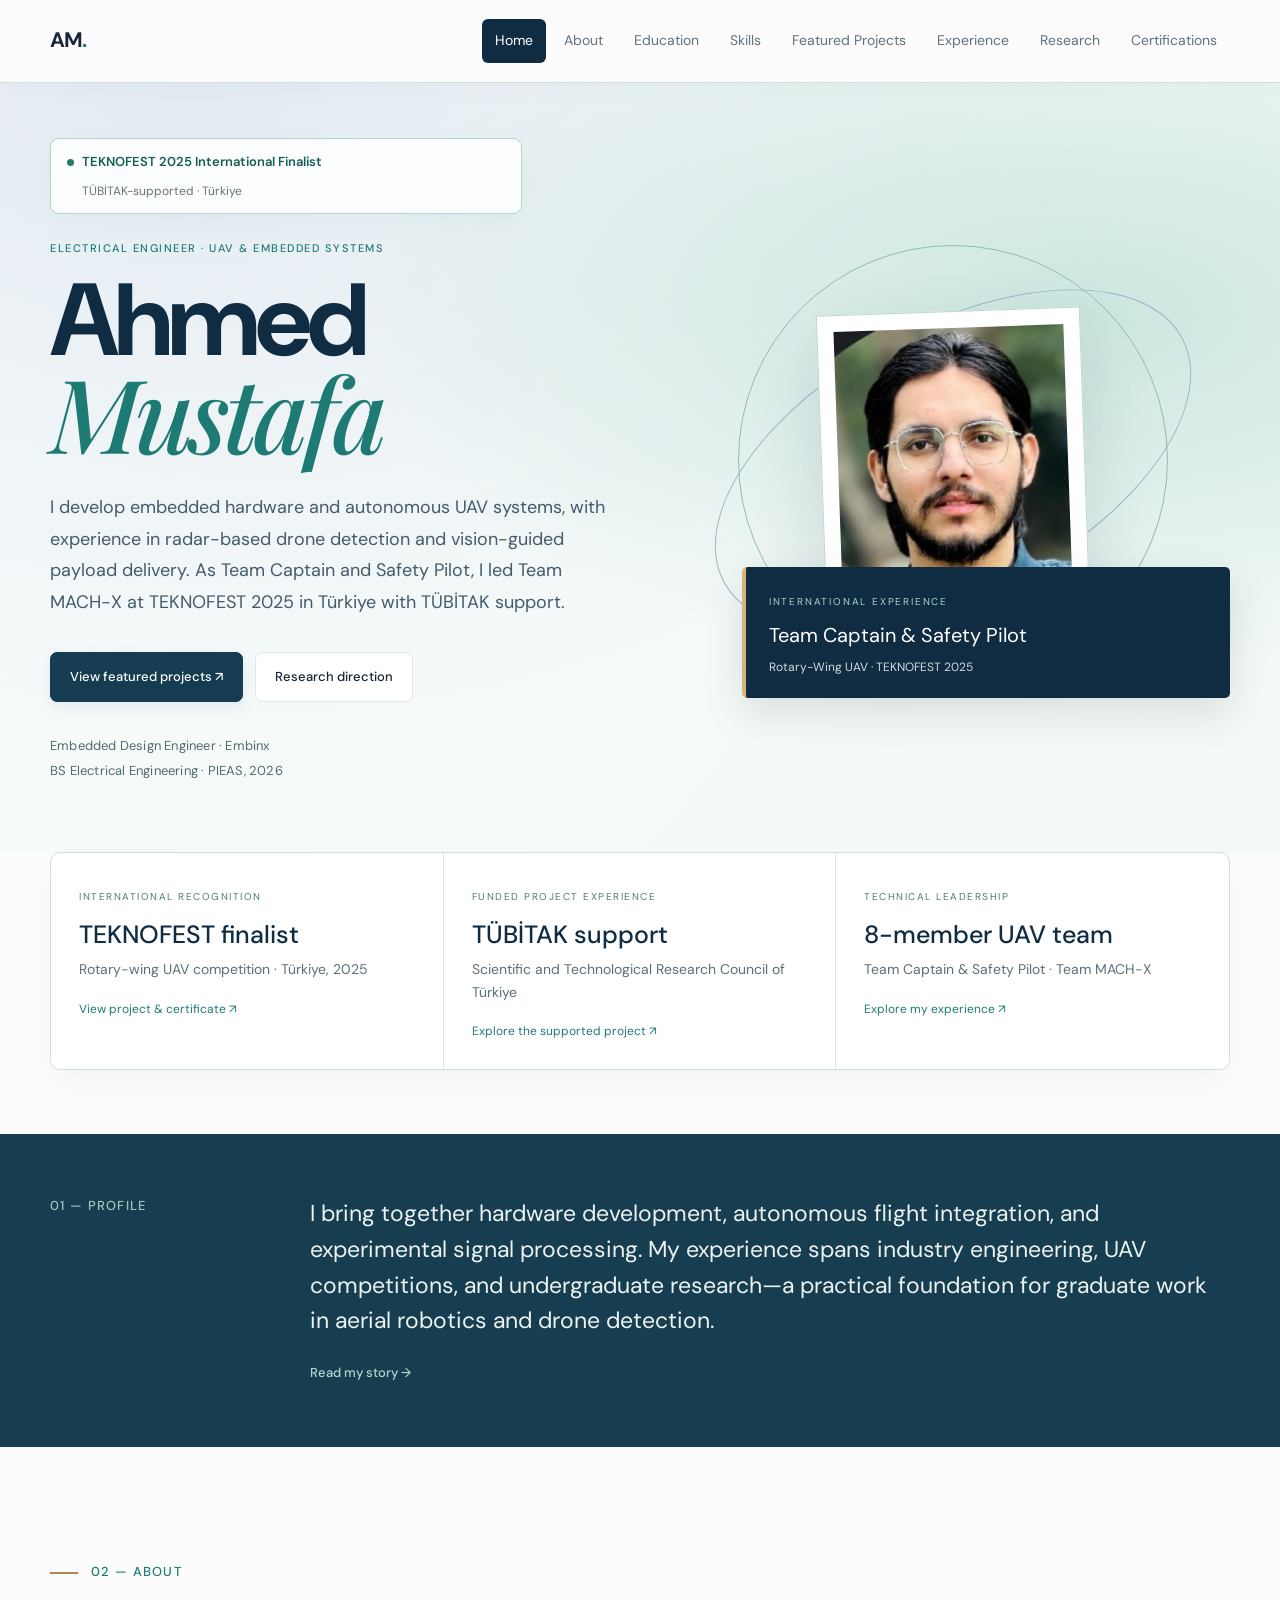
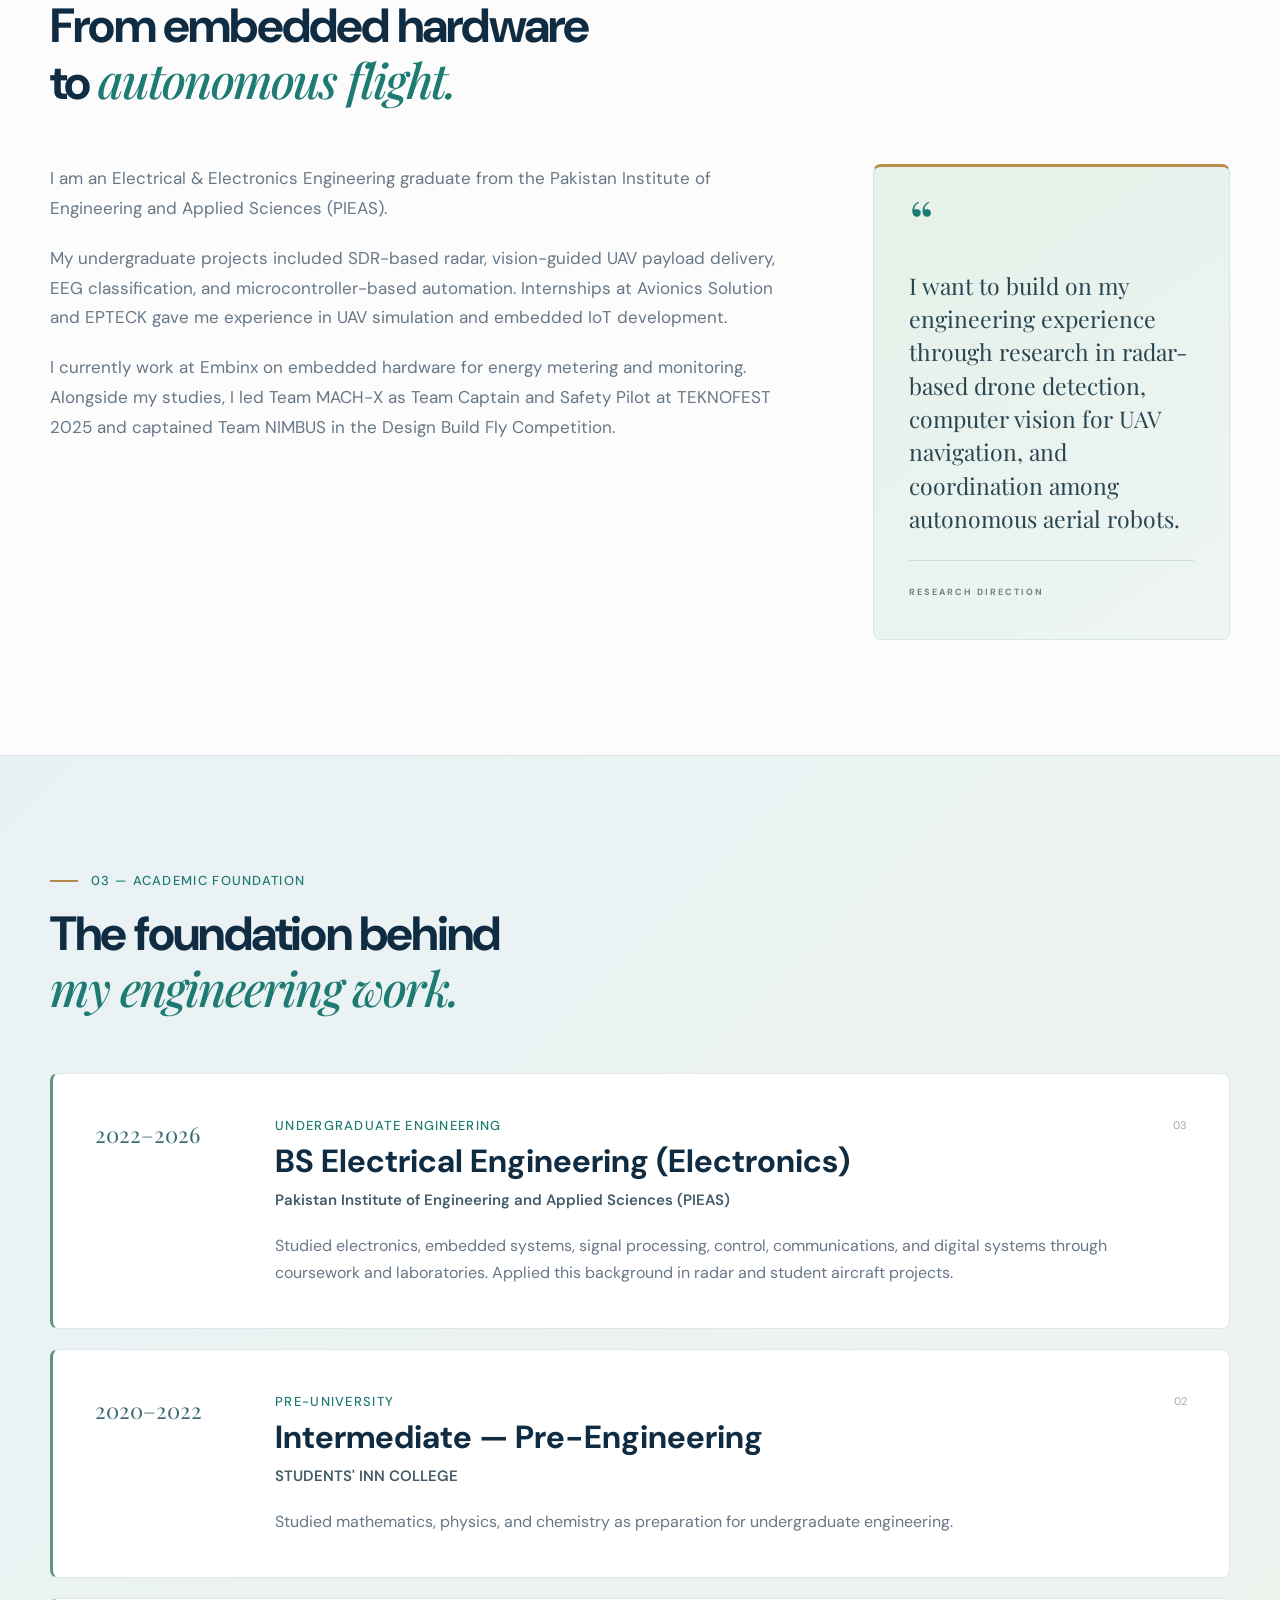
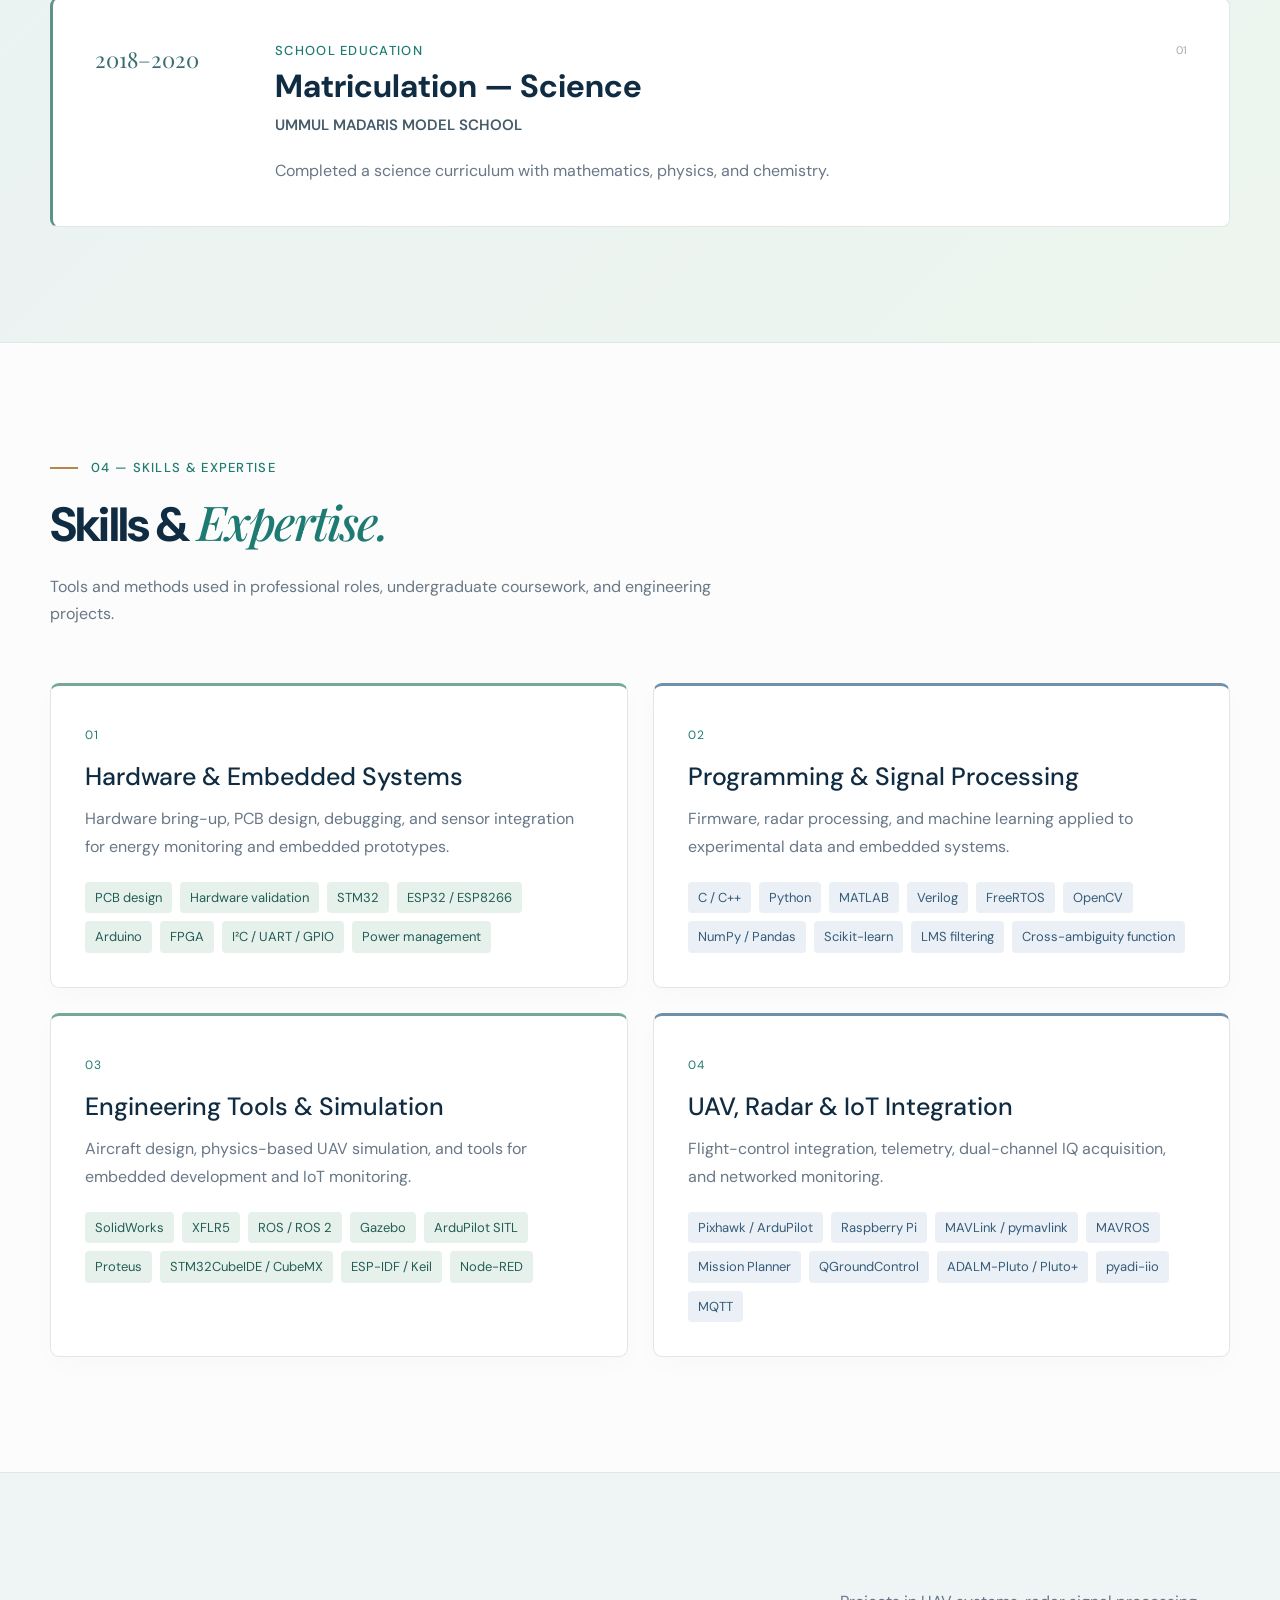
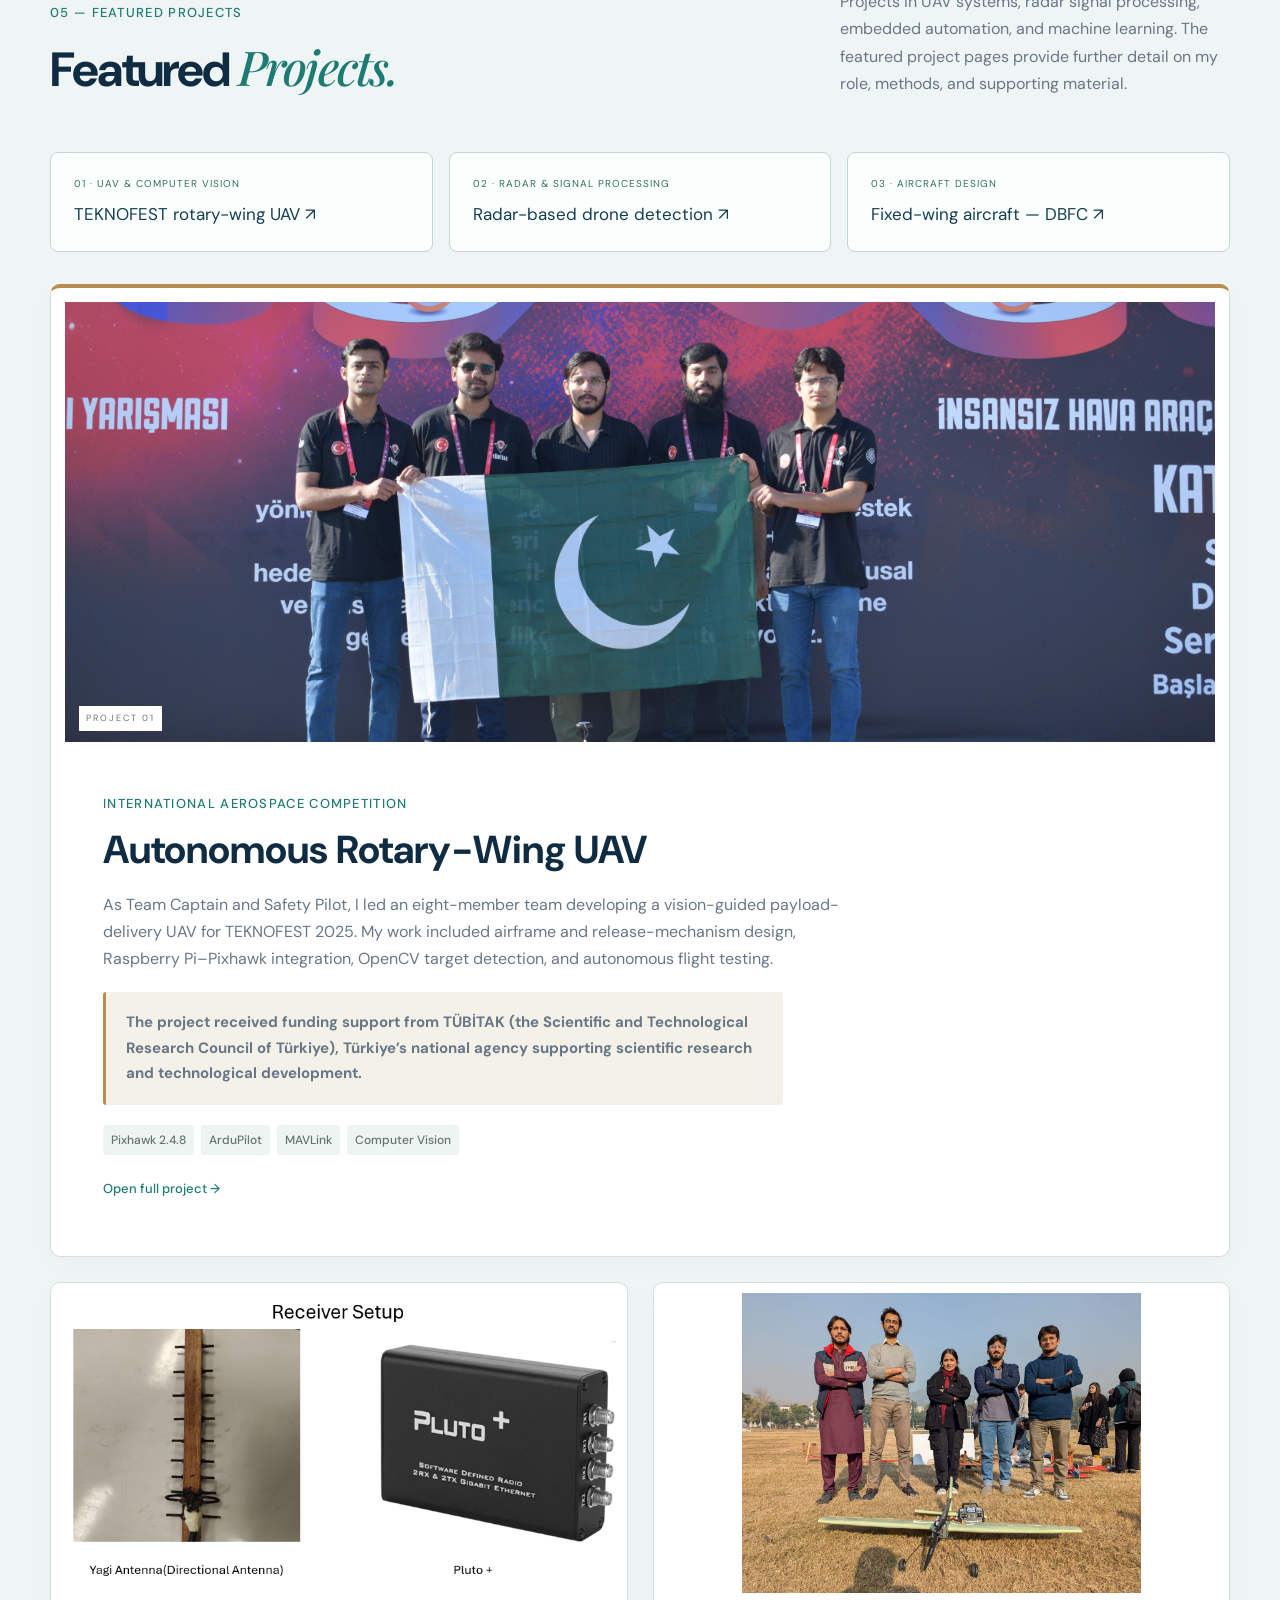
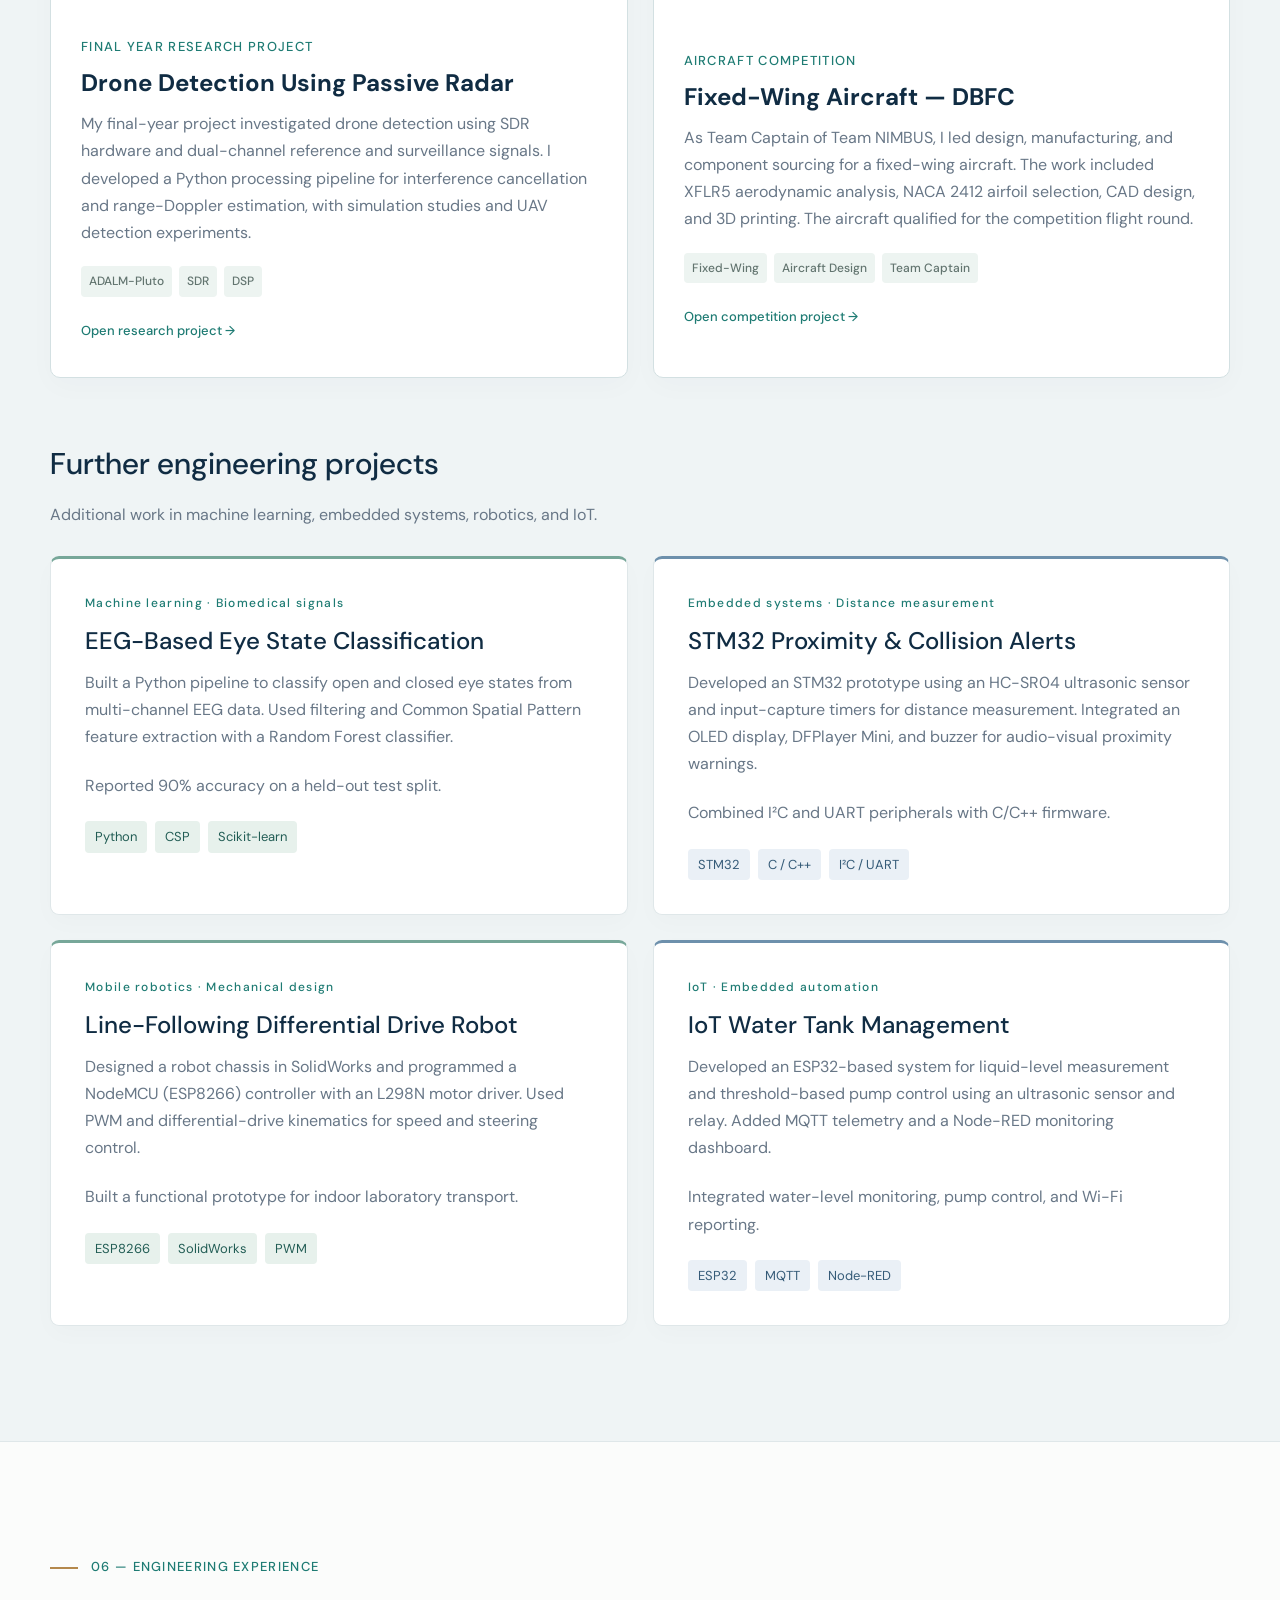
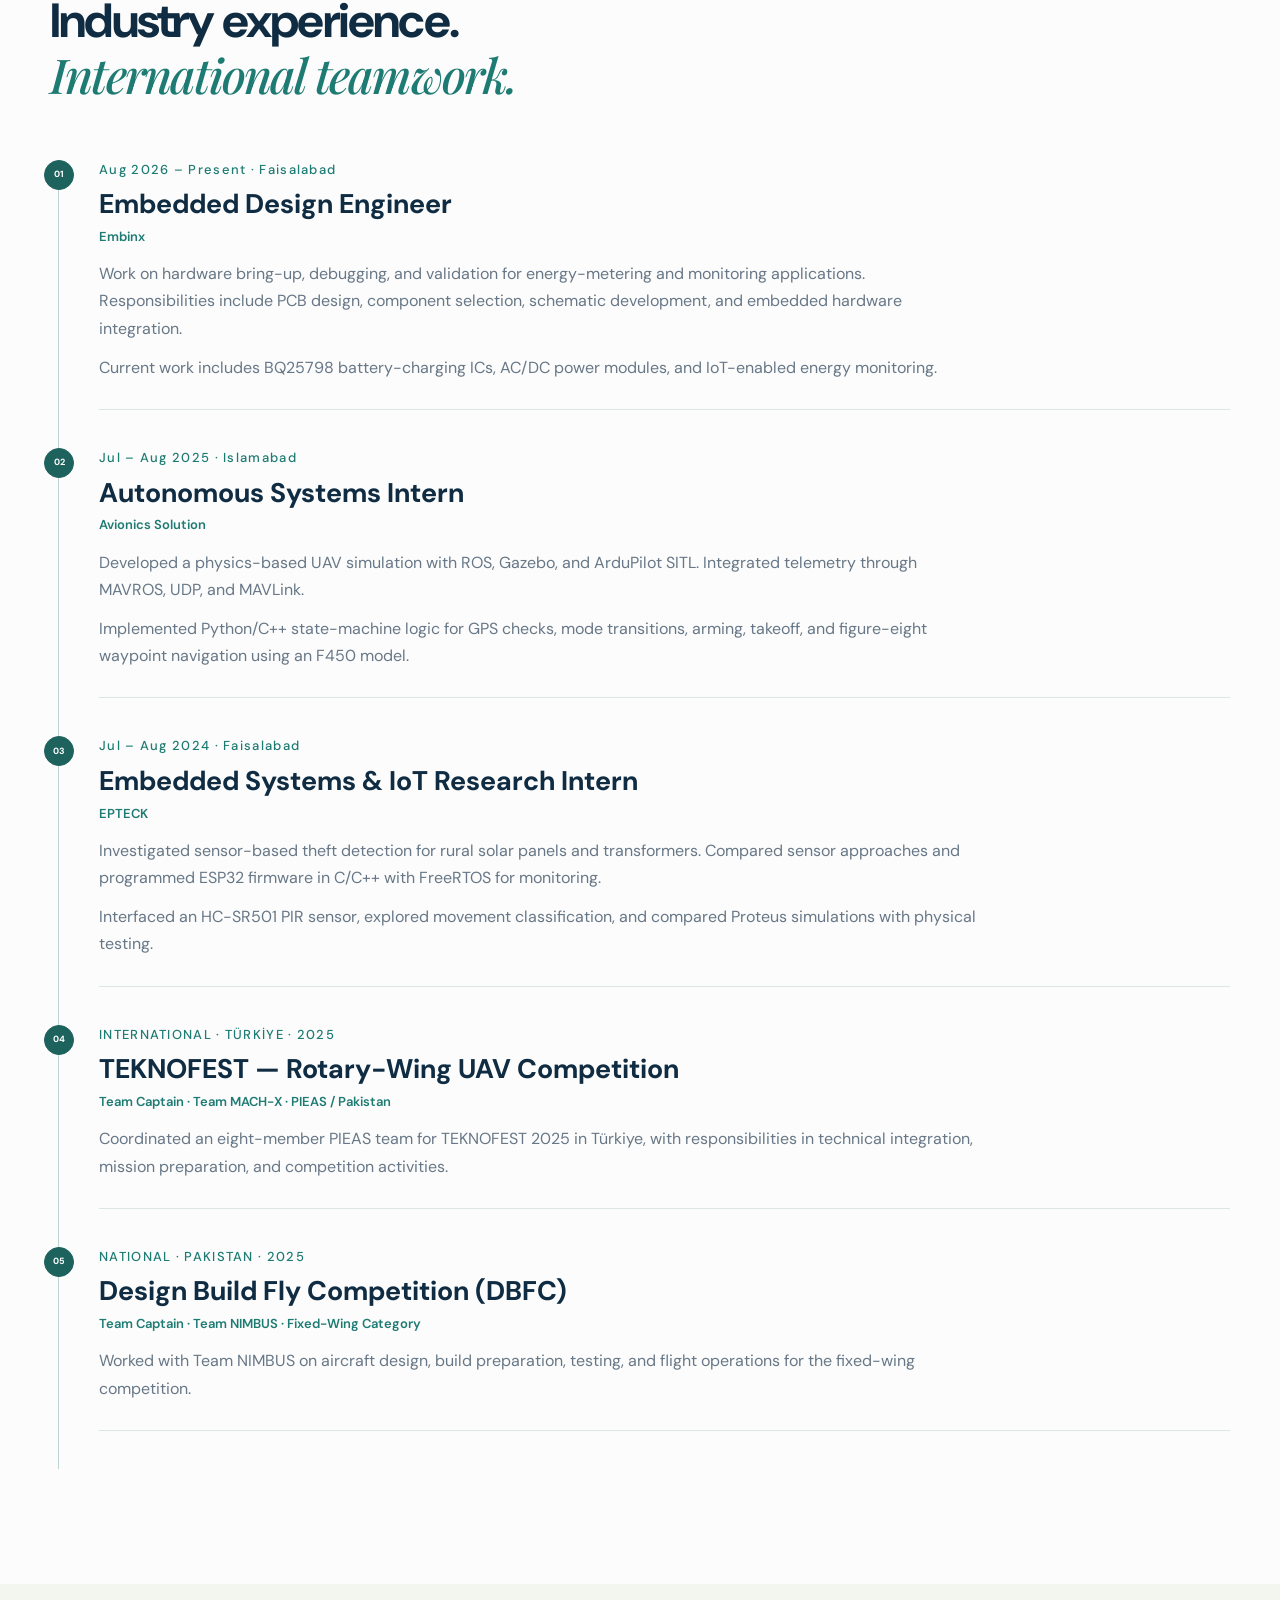
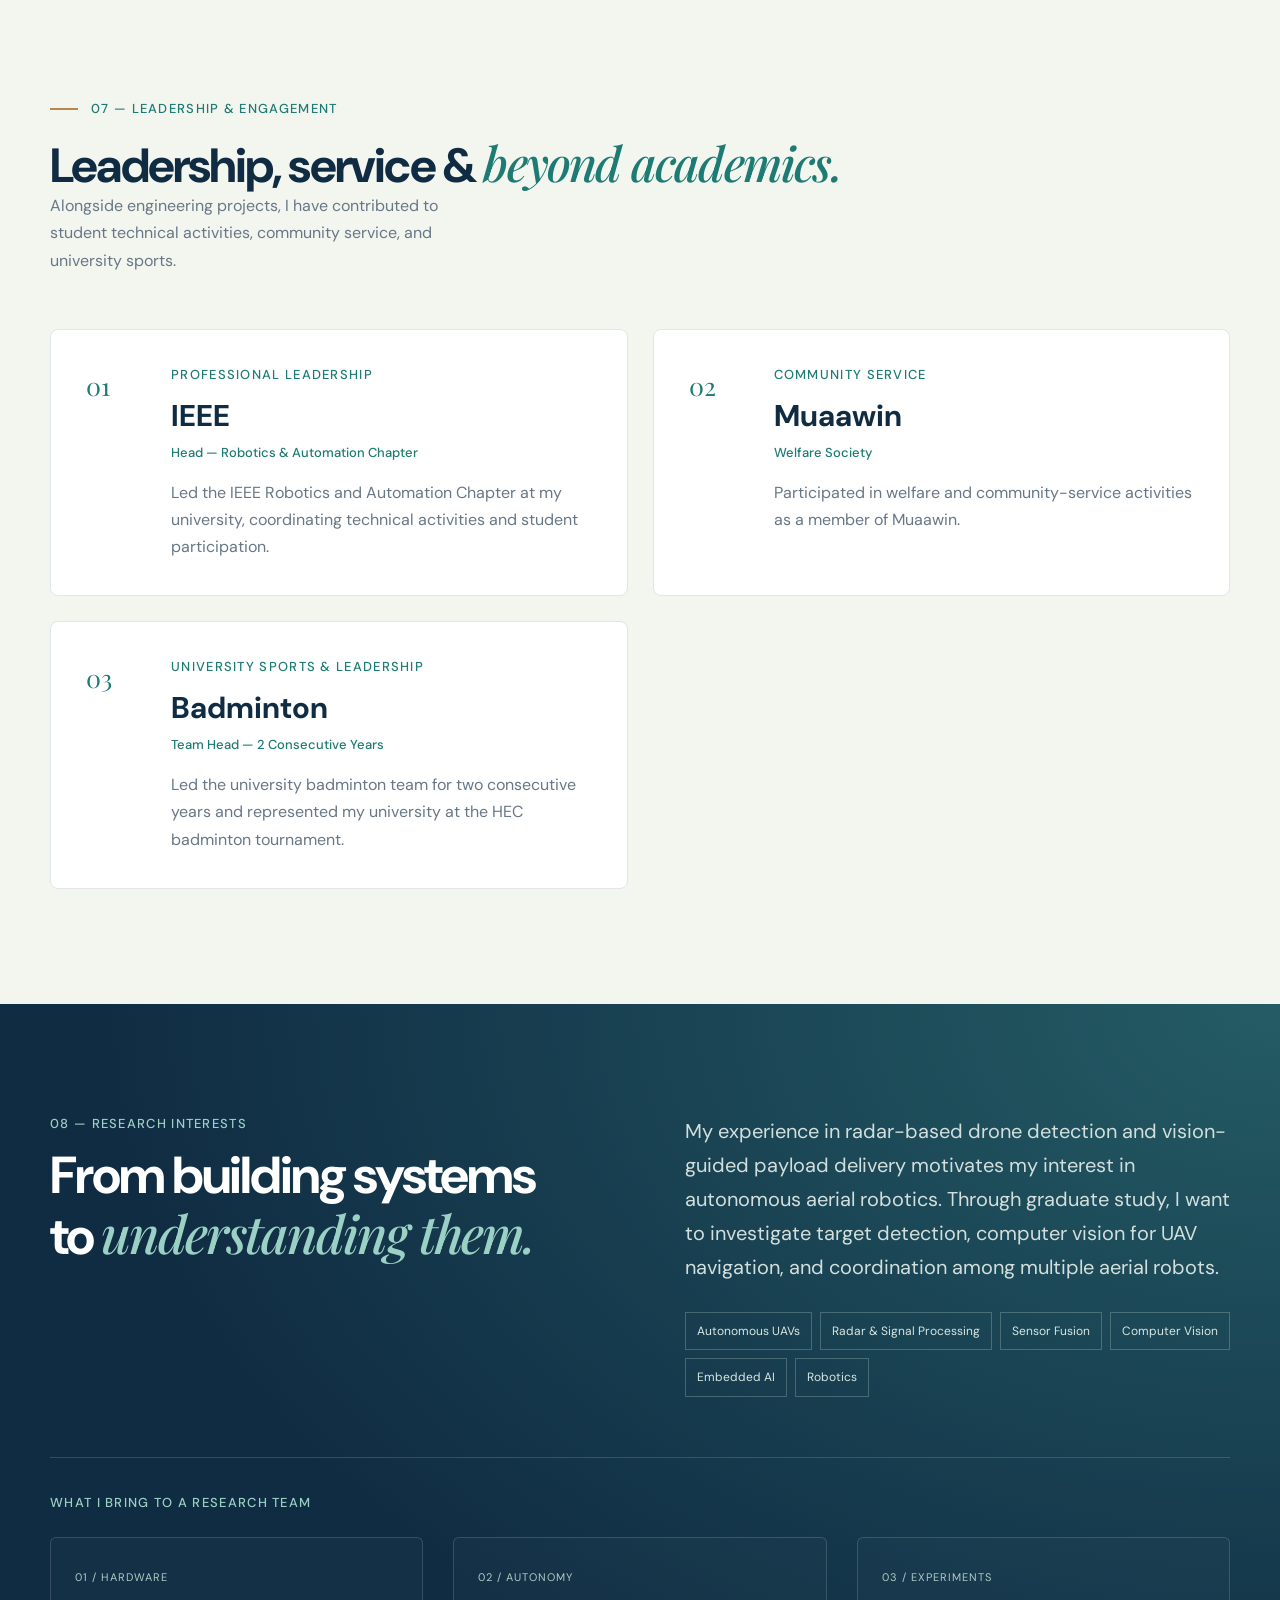
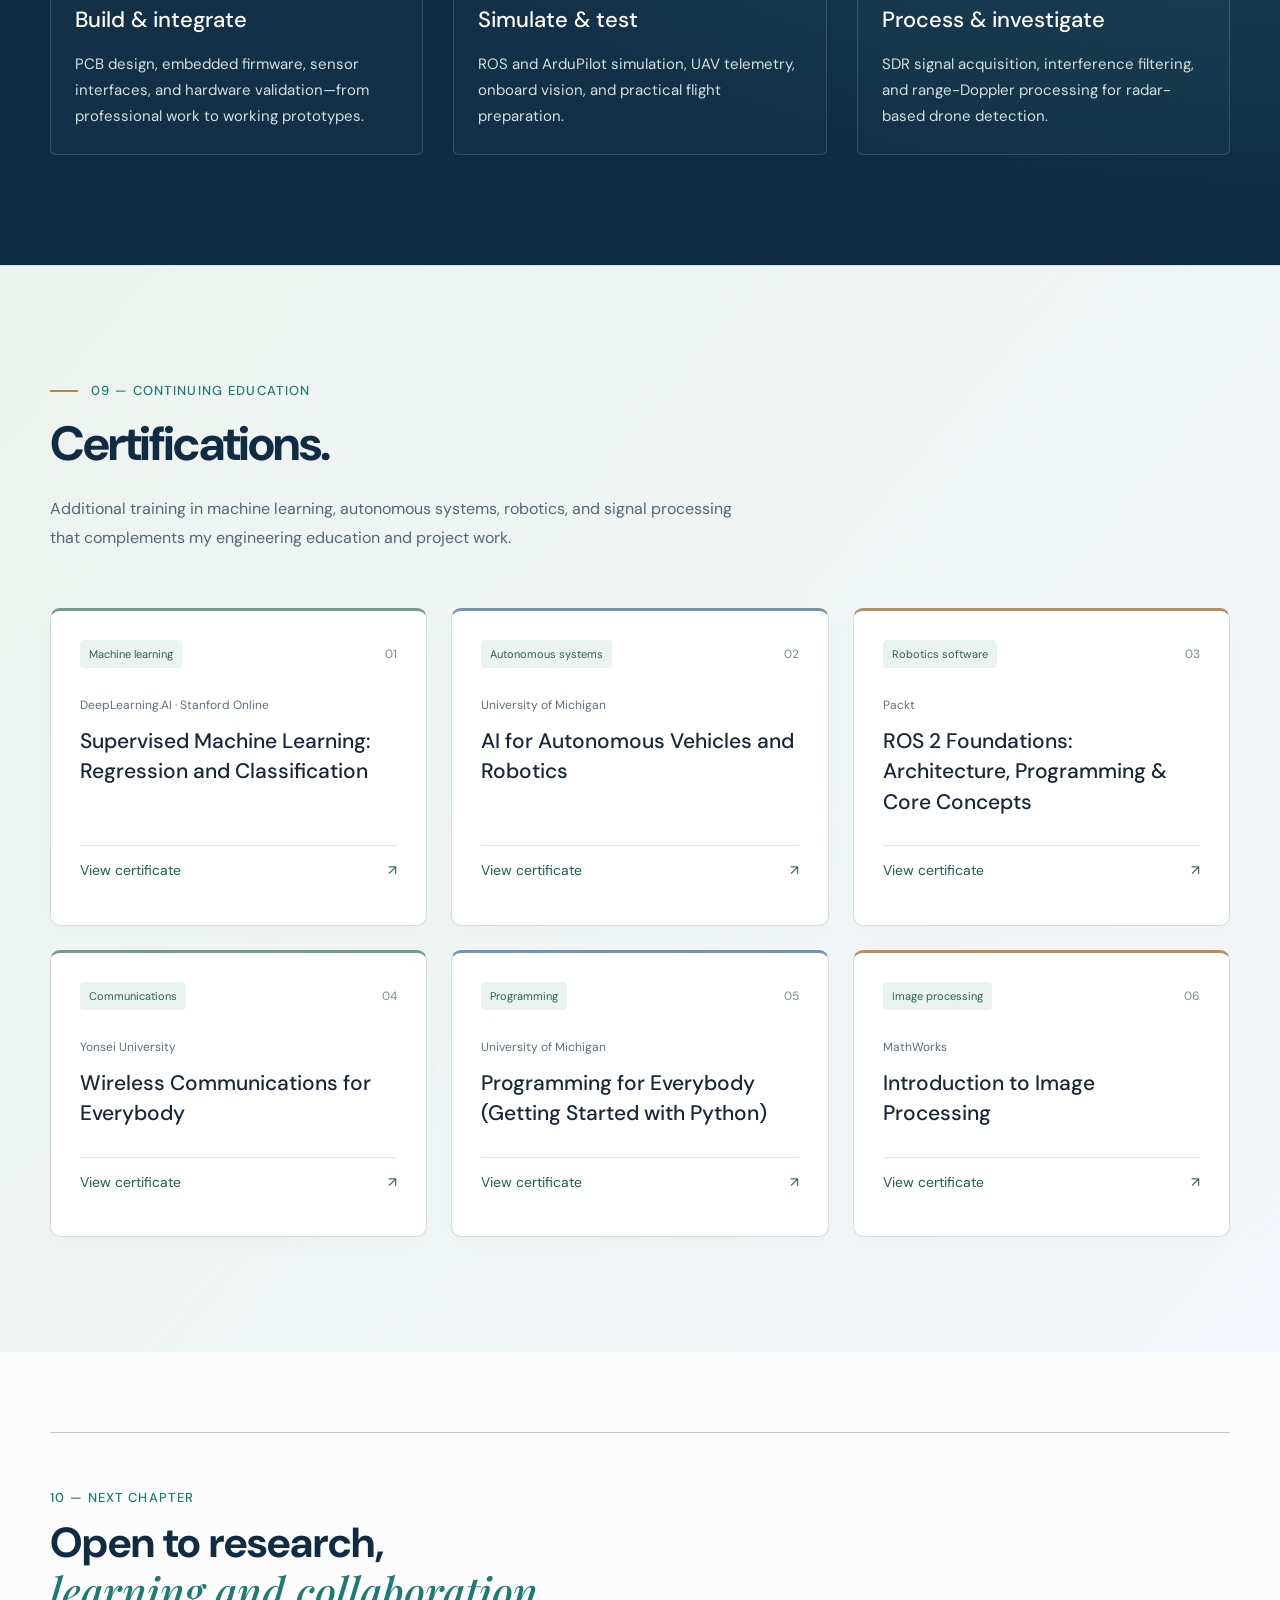
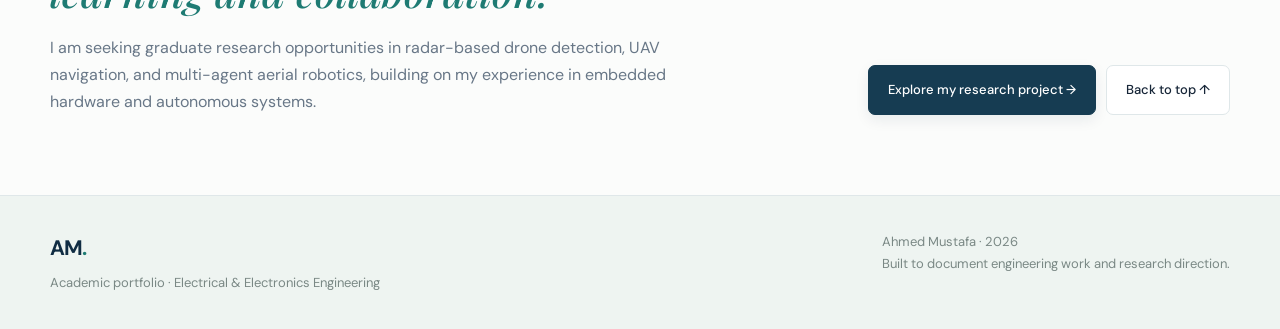
<file: index.html>
<!doctype html>
<html lang="en">

<head>

    <meta charset="utf-8">
    <meta name="viewport" content="width=device-width, initial-scale=1">

    <meta
        name="description"
        content="Ahmed Mustafa — TEKNOFEST 2025 international finalist, Team Captain and Safety Pilot. Embedded hardware, radar-based drone detection, and autonomous UAV engineering."
    >

    <title>Ahmed Mustafa | Electrical & Electronics Engineer</title>

    <link rel="stylesheet" href="style.css">
    <link rel="stylesheet" href="presentation.css">
</head>

<body class="portfolio-home">

    <header class="site-header">

        <div class="container nav">

            <a class="brand" href="index.html">
                AM<span>.</span>
            </a>

            <button class="menu-toggle" aria-label="Menu" aria-expanded="false" aria-controls="site-navigation">
                ☰
            </button>

            <nav class="nav-links" id="site-navigation" aria-label="Main navigation">
                <a href="#home">Home</a>
                <a href="#about">About</a>
                <a href="#education">Education</a>
                <a href="#skills">Skills</a>
                <a href="#projects">Featured Projects</a>
                <a href="#experience">Experience</a>
                <a href="#research">Research</a>
                <a href="#certifications">Certifications</a>
            </nav>

        </div>

    </header>

    <main id="home">

        <section class="hero container">

            <div class="hero-copy">
<a class="achievement-badge" href="projects/teknofest.html"><span class="badge-dot" aria-hidden="true"></span>TEKNOFEST 2025 International Finalist<span class="badge-support">TÜBİTAK-supported · Türkiye</span></a>

                <p class="eyebrow">ELECTRICAL ENGINEER · UAV &amp; EMBEDDED SYSTEMS</p>

                <h1>
                    Ahmed<br>
                    <em>Mustafa</em>
                </h1>

               <p class="hero-lead">I develop embedded hardware and autonomous UAV systems, with experience in radar-based drone detection and vision-guided payload delivery. As Team Captain and Safety Pilot, I led Team MACH-X at TEKNOFEST 2025 in Türkiye with TÜBİTAK support.</p>

                <div class="hero-actions">

                    <a class="btn btn-dark" href="#projects">
                        View featured projects ↗
                    </a>

                    <a class="btn btn-light" href="#research">
                        Research direction
                    </a>

                </div>

                <div class="hero-meta">
                    <span>Embedded Design Engineer · Embinx</span>
                    <span>BS Electrical Engineering · PIEAS, 2026</span>
                    
                </div>

            </div>

            <div class="hero-visual">

                <div class="hero-frame">

                    <img
                        src="assets/AhmedMustafa.png"
                        alt="Ahmed Mustafa"
                    >

                    

                </div>

                <div class="orbit orbit-a"></div>
                <div class="orbit orbit-b"></div><div class="hero-credential"><span>INTERNATIONAL EXPERIENCE</span><p>Team Captain &amp; Safety Pilot</p><small>Rotary-Wing UAV · TEKNOFEST 2025</small></div>

                

            </div>

        </section>

        <div class="recognition-grid container" aria-label="Selected experience highlights">
<a class="recognition-card" href="projects/teknofest.html"><span class="recognition-label">INTERNATIONAL RECOGNITION</span><h2>TEKNOFEST finalist</h2><p>Rotary-wing UAV competition · Türkiye, 2025</p><span class="recognition-link">View project &amp; certificate ↗</span></a>
<a class="recognition-card" href="projects/teknofest.html"><span class="recognition-label">FUNDED PROJECT EXPERIENCE</span><h2>TÜBİTAK support</h2><p>Scientific and Technological Research Council of Türkiye</p><span class="recognition-link">Explore the supported project ↗</span></a>
<a class="recognition-card" href="#experience"><span class="recognition-label">TECHNICAL LEADERSHIP</span><h2>8-member UAV team</h2><p>Team Captain &amp; Safety Pilot · Team MACH-X</p><span class="recognition-link">Explore my experience ↗</span></a>
</div>
<section class="intro-strip">

            <div class="container intro-grid">

                <p class="section-kicker">
    01 — PROFILE
</p>

                <div>

                    <p class="statement">I bring together hardware development, autonomous flight integration, and experimental signal processing. My experience spans industry engineering, UAV competitions, and undergraduate research—a practical foundation for graduate work in aerial robotics and drone detection.</p>

                    <a class="arrow-link" href="#about">
                        Read my story →
                    </a>

                </div>

            </div>

        </section>

        <section class="section container" id="about">

            <div class="section-head">

                <p class="section-kicker">02 — ABOUT</p>

               <h2>From embedded hardware<br>to <em>autonomous flight.</em></h2>

            </div>

            <div class="two-col">

                <div class="prose">

                    <p>
                        I am an Electrical & Electronics Engineering graduate
                        from the Pakistan Institute of Engineering and Applied
                        Sciences (PIEAS).
                    </p>

                    <p>My undergraduate projects included SDR-based radar, vision-guided UAV payload delivery, EEG classification, and microcontroller-based automation. Internships at Avionics Solution and EPTECK gave me experience in UAV simulation and embedded IoT development.</p>

                    <p>I currently work at Embinx on embedded hardware for energy metering and monitoring. Alongside my studies, I led Team MACH-X as Team Captain and Safety Pilot at TEKNOFEST 2025 and captained Team NIMBUS in the Design Build Fly Competition.</p>

                </div>

                <aside class="quote-card">

                    <span class="quote-mark">
                        “
                    </span>

                    <p>I want to build on my engineering experience through research in radar-based drone detection, computer vision for UAV navigation, and coordination among autonomous aerial robots.</p>

                    <div class="card-line"></div>

                    <span>
                        RESEARCH DIRECTION
                    </span>

                </aside>

            </div>

        </section>

<section class="section soft-section" id="education">

    <div class="container">

        <div class="section-head">
            <p class="section-kicker">03 — ACADEMIC FOUNDATION</p>

            <h2>The foundation behind<br><em>my engineering work.</em></h2>
        </div>

        <div class="education">

            <div class="edu-year">2022–2026</div>

            <div>

                <p class="section-kicker">
                    UNDERGRADUATE ENGINEERING
                </p>

                <h3>
                    BS Electrical Engineering (Electronics)
                </h3>

                <p class="institution">
                    Pakistan Institute of Engineering and Applied Sciences
                    (PIEAS)
                </p>

                <p class="muted">Studied electronics, embedded systems, signal processing, control, communications, and digital systems through coursework and laboratories. Applied this background in radar and student aircraft projects.</p>

            </div>

            <div class="edu-index">
                03
            </div>

        </div>

        <div class="education">

            <div class="edu-year">2020–2022</div>

            <div>

                <p class="section-kicker">
                    PRE-UNIVERSITY
                </p>

                <h3>
                    Intermediate — Pre-Engineering
                </h3>

                <p class="institution">
                    STUDENTS' INN COLLEGE
                </p>

                <p class="muted">Studied mathematics, physics, and chemistry as preparation for undergraduate engineering.</p>

            </div>

            <div class="edu-index">
                02
            </div>

        </div>

        <div class="education">

            <div class="edu-year">2018–2020</div>

            <div>

                <p class="section-kicker">
                    SCHOOL EDUCATION
                </p>

                <h3>
                    Matriculation — Science
                </h3>

                <p class="institution">
                    UMMUL MADARIS MODEL SCHOOL
                </p>

                <p class="muted">Completed a science curriculum with mathematics, physics, and chemistry.</p>

            </div>

            <div class="edu-index">
                01
            </div>

        </div>

    </div>

</section>

        <section class="section container skills-section" id="skills" aria-labelledby="skills-heading">
<div class="section-head"><p class="section-kicker">04 — SKILLS &amp; EXPERTISE</p><h2 id="skills-heading">Skills &amp; <em>Expertise.</em></h2><p class="muted skills-intro">Tools and methods used in professional roles, undergraduate coursework, and engineering projects.</p></div>
<div class="skills-grid"><article class="skill-card"><span class="skill-number" aria-hidden="true">01</span><h3>Hardware &amp; Embedded Systems</h3><p>Hardware bring-up, PCB design, debugging, and sensor integration for energy monitoring and embedded prototypes.</p><ul class="skill-tags" aria-label="Hardware &amp; Embedded Systems skills"><li>PCB design</li><li>Hardware validation</li><li>STM32</li><li>ESP32 / ESP8266</li><li>Arduino</li><li>FPGA</li><li>I²C / UART / GPIO</li><li>Power management</li></ul></article>
<article class="skill-card"><span class="skill-number" aria-hidden="true">02</span><h3>Programming &amp; Signal Processing</h3><p>Firmware, radar processing, and machine learning applied to experimental data and embedded systems.</p><ul class="skill-tags" aria-label="Programming &amp; Signal Processing skills"><li>C / C++</li><li>Python</li><li>MATLAB</li><li>Verilog</li><li>FreeRTOS</li><li>OpenCV</li><li>NumPy / Pandas</li><li>Scikit-learn</li><li>LMS filtering</li><li>Cross-ambiguity function</li></ul></article>
<article class="skill-card"><span class="skill-number" aria-hidden="true">03</span><h3>Engineering Tools &amp; Simulation</h3><p>Aircraft design, physics-based UAV simulation, and tools for embedded development and IoT monitoring.</p><ul class="skill-tags" aria-label="Engineering Tools &amp; Simulation skills"><li>SolidWorks</li><li>XFLR5</li><li>ROS / ROS 2</li><li>Gazebo</li><li>ArduPilot SITL</li><li>Proteus</li><li>STM32CubeIDE / CubeMX</li><li>ESP-IDF / Keil</li><li>Node-RED</li></ul></article>
<article class="skill-card"><span class="skill-number" aria-hidden="true">04</span><h3>UAV, Radar &amp; IoT Integration</h3><p>Flight-control integration, telemetry, dual-channel IQ acquisition, and networked monitoring.</p><ul class="skill-tags" aria-label="UAV, Radar &amp; IoT Integration skills"><li>Pixhawk / ArduPilot</li><li>Raspberry Pi</li><li>MAVLink / pymavlink</li><li>MAVROS</li><li>Mission Planner</li><li>QGroundControl</li><li>ADALM-Pluto / Pluto+</li><li>pyadi-iio</li><li>MQTT</li></ul></article></div></section>

        <section class="section projects-section" id="projects">

            <div class="container">

                <div class="section-head project-head">

                    <div>

                        <p class="section-kicker">
                            05 — FEATURED PROJECTS
                        </p>

                        <h2>Featured <em>Projects.</em></h2>

                    </div>

                    <p class="muted max-copy">Projects in UAV systems, radar signal processing, embedded automation, and machine learning. The featured project pages provide further detail on my role, methods, and supporting material.</p>

                </div>

<nav class="project-shortcuts" aria-label="Featured project quick links">
                    <a href="projects/teknofest.html"><span>01 · UAV &amp; COMPUTER VISION</span>TEKNOFEST rotary-wing UAV <span aria-hidden="true">↗</span></a>
                    <a href="projects/passive-radar.html"><span>02 · RADAR &amp; SIGNAL PROCESSING</span>Radar-based drone detection <span aria-hidden="true">↗</span></a>
                    <a href="projects/dbfc.html"><span>03 · AIRCRAFT DESIGN</span>Fixed-wing aircraft — DBFC <span aria-hidden="true">↗</span></a>
                </nav>
                <article class="project-feature-stacked">
<div class="project-photo">

    <img
        src="assets/Teknofest.jpeg"
        alt="Team MACH-X at TEKNOFEST 2025 in Türkiye"
    >

    <span class="photo-index">
        PROJECT 01
    </span>

</div>

                    <div class="project-info">

                        <p class="eyebrow">
                            INTERNATIONAL AEROSPACE COMPETITION
                        </p>

                        <h3>Autonomous Rotary-Wing UAV</h3>

                        <p>As Team Captain and Safety Pilot, I led an eight-member team developing a vision-guided payload-delivery UAV for TEKNOFEST 2025. My work included airframe and release-mechanism design, Raspberry Pi–Pixhawk integration, OpenCV target detection, and autonomous flight testing.</p>

                        <p><strong>The project received funding support from <a href="https://tubitak.gov.tr/en/institutional/about-us?page=28" target="_blank" rel="noopener noreferrer">TÜBİTAK</a> (the Scientific and Technological Research Council of Türkiye), Türkiye’s national agency supporting scientific research and technological development.</strong></p>

                        <div class="tag-row">

                            <span>Pixhawk 2.4.8</span>
                            <span>ArduPilot</span>
                            <span>MAVLink</span>
                            <span>Computer Vision</span>

                        </div>

                        <a
                            class="arrow-link"
                            href="projects/teknofest.html"
                        >
                            Open full project →
                        </a>

                    </div>

                </article>

                <div class="project-pair">

                    <article class="project-small">

                       <div class="small-photo">

    <img
        src="assets/Receiver_Setup.png"
        alt="Passive radar system setup"
    >

</div>

                        <div class="small-content">

                            <p class="eyebrow">
                                FINAL YEAR RESEARCH PROJECT
                            </p>

                            <h3>
                                Drone Detection Using Passive Radar
                            </h3>

                            <p>My final-year project investigated drone detection using SDR hardware and dual-channel reference and surveillance signals. I developed a Python processing pipeline for interference cancellation and range-Doppler estimation, with simulation studies and UAV detection experiments.</p>

                            <div class="tag-row">

                                <span>ADALM-Pluto</span>
                                <span>SDR</span>
                                <span>DSP</span>

                            </div>

                            <a
                                class="arrow-link"
                                href="projects/passive-radar.html"
                            >
                                Open research project →
                            </a>

                        </div>

                    </article>

                     <article class="project-small">

<div class="small-photo">

    <img
        src="assets/dbfc.jpeg"
        alt="Team Nimbus at Design, Build & Fly Competition"
    >

</div>

                        <div class="small-content">

                            <p class="eyebrow">
                                AIRCRAFT COMPETITION
                            </p>

                            <h3>
                                Fixed-Wing Aircraft — DBFC
                            </h3>

                            <p>As Team Captain of Team NIMBUS, I led design, manufacturing, and component sourcing for a fixed-wing aircraft. The work included XFLR5 aerodynamic analysis, NACA 2412 airfoil selection, CAD design, and 3D printing. The aircraft qualified for the competition flight round.</p>

                            <div class="tag-row">

                                <span>Fixed-Wing</span>
                                <span>Aircraft Design</span>
                                <span>Team Captain</span>

                            </div>

                            <a
                                class="arrow-link"
                                href="projects/dbfc.html"
                            >
                                Open competition project →
                            </a>

                        </div>

                    </article>

                </div>

            <div class="additional-projects"><h3 class="additional-heading">Further engineering projects</h3><p class="muted">Additional work in machine learning, embedded systems, robotics, and IoT.</p><div class="skills-grid"><article class="skill-card"><p class="section-kicker">Machine learning · Biomedical signals</p><h4>EEG-Based Eye State Classification</h4><p>Built a Python pipeline to classify open and closed eye states from multi-channel EEG data. Used filtering and Common Spatial Pattern feature extraction with a Random Forest classifier.</p><p>Reported 90% accuracy on a held-out test split.</p><ul class="skill-tags" aria-label="Project technologies"><li>Python</li><li>CSP</li><li>Scikit-learn</li></ul></article>
<article class="skill-card"><p class="section-kicker">Embedded systems · Distance measurement</p><h4>STM32 Proximity &amp; Collision Alerts</h4><p>Developed an STM32 prototype using an HC-SR04 ultrasonic sensor and input-capture timers for distance measurement. Integrated an OLED display, DFPlayer Mini, and buzzer for audio-visual proximity warnings.</p><p>Combined I²C and UART peripherals with C/C++ firmware.</p><ul class="skill-tags" aria-label="Project technologies"><li>STM32</li><li>C / C++</li><li>I²C / UART</li></ul></article>
<article class="skill-card"><p class="section-kicker">Mobile robotics · Mechanical design</p><h4>Line-Following Differential Drive Robot</h4><p>Designed a robot chassis in SolidWorks and programmed a NodeMCU (ESP8266) controller with an L298N motor driver. Used PWM and differential-drive kinematics for speed and steering control.</p><p>Built a functional prototype for indoor laboratory transport.</p><ul class="skill-tags" aria-label="Project technologies"><li>ESP8266</li><li>SolidWorks</li><li>PWM</li></ul></article>
<article class="skill-card"><p class="section-kicker">IoT · Embedded automation</p><h4>IoT Water Tank Management</h4><p>Developed an ESP32-based system for liquid-level measurement and threshold-based pump control using an ultrasonic sensor and relay. Added MQTT telemetry and a Node-RED monitoring dashboard.</p><p>Integrated water-level monitoring, pump control, and Wi-Fi reporting.</p><ul class="skill-tags" aria-label="Project technologies"><li>ESP32</li><li>MQTT</li><li>Node-RED</li></ul></article></div></div>
</div>
</section>

        <section class="section container" id="experience">

            <div class="section-head">

                <p class="section-kicker">
                    06 — ENGINEERING EXPERIENCE
                </p>

                <h2>Industry experience.<br><em>International teamwork.</em></h2>

            </div>

            <div class="timeline"><article class="timeline-item"><div class="timeline-number">01</div><div class="timeline-body"><p class="eyebrow">Aug 2026 – Present · Faisalabad</p><h3>Embedded Design Engineer</h3><p class="role">Embinx</p><p class="muted">Work on hardware bring-up, debugging, and validation for energy-metering and monitoring applications. Responsibilities include PCB design, component selection, schematic development, and embedded hardware integration.</p><p class="muted">Current work includes BQ25798 battery-charging ICs, AC/DC power modules, and IoT-enabled energy monitoring.</p></div></article>
<article class="timeline-item"><div class="timeline-number">02</div><div class="timeline-body"><p class="eyebrow">Jul – Aug 2025 · Islamabad</p><h3>Autonomous Systems Intern</h3><p class="role">Avionics Solution</p><p class="muted">Developed a physics-based UAV simulation with ROS, Gazebo, and ArduPilot SITL. Integrated telemetry through MAVROS, UDP, and MAVLink.</p><p class="muted">Implemented Python/C++ state-machine logic for GPS checks, mode transitions, arming, takeoff, and figure-eight waypoint navigation using an F450 model.</p></div></article>
<article class="timeline-item"><div class="timeline-number">03</div><div class="timeline-body"><p class="eyebrow">Jul – Aug 2024 · Faisalabad</p><h3>Embedded Systems &amp; IoT Research Intern</h3><p class="role">EPTECK</p><p class="muted">Investigated sensor-based theft detection for rural solar panels and transformers. Compared sensor approaches and programmed ESP32 firmware in C/C++ with FreeRTOS for monitoring.</p><p class="muted">Interfaced an HC-SR501 PIR sensor, explored movement classification, and compared Proteus simulations with physical testing.</p></div></article>

                <article class="timeline-item">

                    <div class="timeline-number">04</div>

                    <div class="timeline-body">

                        <p class="eyebrow">
                            INTERNATIONAL · TÜRKİYE · 2025
                        </p>

                        <h3>
                            TEKNOFEST — Rotary-Wing UAV Competition
                        </h3>

                        <p class="role">
                            Team Captain · Team MACH-X · PIEAS / Pakistan
                        </p>

                        <p class="muted">Coordinated an eight-member PIEAS team for TEKNOFEST 2025 in Türkiye, with responsibilities in technical integration, mission preparation, and competition activities.</p>

                    </div>

                </article>

                <article class="timeline-item">

                    <div class="timeline-number">05</div>

                    <div class="timeline-body">

                        <p class="eyebrow">
                            NATIONAL · PAKISTAN · 2025
                        </p>

                        <h3>
                            Design Build Fly Competition (DBFC)
                        </h3>

                        <p class="role">
                            Team Captain · Team NIMBUS · Fixed-Wing Category
                        </p>

                        <p class="muted">Worked with Team NIMBUS on aircraft design, build preparation, testing, and flight operations for the fixed-wing competition.</p>

                    </div>

                </article>

            </div>

        </section>

<section class="section engagement-section" id="leadership">

    <div class="container">

        <div class="section-head">

            <p class="section-kicker">
                07 — LEADERSHIP & ENGAGEMENT
            </p>

            <h2>
                Leadership, service &
                <em>beyond academics.</em>
            </h2>

            <p class="muted max-copy">Alongside engineering projects, I have contributed to student technical activities, community service, and university sports.</p>

        </div>

        <div class="engagement-grid">

            <div class="engagement-card">

                <div class="engagement-number">
                    01
                </div>

                <div class="engagement-content">

                    <p class="section-kicker">
                        PROFESSIONAL LEADERSHIP
                    </p>

                    <h3>
                        IEEE
                    </h3>

                    <p class="engagement-role">
                        Head — Robotics & Automation Chapter
                    </p>

                    <p class="muted">Led the IEEE Robotics and Automation Chapter at my university, coordinating technical activities and student participation.</p>

                </div>

            </div>

            <div class="engagement-card">

                <div class="engagement-number">
                    02
                </div>

                <div class="engagement-content">

                    <p class="section-kicker">
                        COMMUNITY SERVICE
                    </p>

                    <h3>
                        Muaawin
                    </h3>

                    <p class="engagement-role">
                        Welfare Society
                    </p>

                    <p class="muted">Participated in welfare and community-service activities as a member of Muaawin.</p>

                </div>

            </div>

            <div class="engagement-card">

                <div class="engagement-number">
                    03
                </div>

                <div class="engagement-content">

                    <p class="section-kicker">
                        UNIVERSITY SPORTS & LEADERSHIP
                    </p>

                    <h3>
                        Badminton
                    </h3>

                    <p class="engagement-role">
                        Team Head — 2 Consecutive Years
                    </p>

                    <p class="muted">Led the university badminton team for two consecutive years and represented my university at the HEC badminton tournament.</p>

                </div>

            </div>

        </div>

    </div>

</section>

       

        <section class="research-banner" id="research">

            <div class="container research-grid">

                <div>

                    <p class="section-kicker">
                        08 — RESEARCH INTERESTS
                    </p>

                    <h2>
                        From building systems<br>
                        to <em>understanding them.</em>
                    </h2>

                </div>

                <div>

                    <p class="research-lead">My experience in radar-based drone detection and vision-guided payload delivery motivates my interest in autonomous aerial robotics. Through graduate study, I want to investigate target detection, computer vision for UAV navigation, and coordination among multiple aerial robots.</p>

                    <div class="research-list">

                        <span>Autonomous UAVs</span>
                        <span>Radar & Signal Processing</span>
                        <span>Sensor Fusion</span>
                        <span>Computer Vision</span>
                        <span>Embedded AI</span>
                        <span>Robotics</span>

                    </div>

                </div>

            </div>

        <div class="container"><div class="research-contributions"><p class="section-kicker">WHAT I BRING TO A RESEARCH TEAM</p><div class="contribution-grid">
<article><span>01 / HARDWARE</span><h3>Build &amp; integrate</h3><p>PCB design, embedded firmware, sensor interfaces, and hardware validation—from professional work to working prototypes.</p></article>
<article><span>02 / AUTONOMY</span><h3>Simulate &amp; test</h3><p>ROS and ArduPilot simulation, UAV telemetry, onboard vision, and practical flight preparation.</p></article>
<article><span>03 / EXPERIMENTS</span><h3>Process &amp; investigate</h3><p>SDR signal acquisition, interference filtering, and range-Doppler processing for radar-based drone detection.</p></article>
</div></div></div></section>


        <section class="section certifications-section" id="certifications" aria-labelledby="certifications-heading">
            <div class="container">
                <div class="section-head">
                    <p class="section-kicker">09 — CONTINUING EDUCATION</p>
                    <h2 id="certifications-heading">Certifications.</h2>
                    <p class="certifications-intro">Additional training in machine learning, autonomous systems, robotics, and signal processing that complements my engineering education and project work.</p>
                </div>
                <div class="certification-grid">
                    <article class="certification-card">
                        <div class="certificate-topline"><span class="certificate-topic">Machine learning</span><span class="certificate-number" aria-hidden="true">01</span></div>
                        <p class="certificate-issuer">DeepLearning.AI · Stanford Online</p>
                        <h3>Supervised Machine Learning: Regression and Classification</h3>
                        <a class="certificate-link" href="https://drive.google.com/file/d/140WAt6Br-x_PdrI8cORKkI5FZ-08bjjX/view" target="_blank" rel="noopener noreferrer" aria-label="View certificate: Supervised Machine Learning: Regression and Classification (opens in a new tab)">View certificate <span aria-hidden="true">↗</span></a>
                    </article>
                    <article class="certification-card">
                        <div class="certificate-topline"><span class="certificate-topic">Autonomous systems</span><span class="certificate-number" aria-hidden="true">02</span></div>
                        <p class="certificate-issuer">University of Michigan</p>
                        <h3>AI for Autonomous Vehicles and Robotics</h3>
                        <a class="certificate-link" href="https://drive.google.com/file/d/12bg_cfxX-F6m1IM9cNlXJa06LQ0_dZkB/view" target="_blank" rel="noopener noreferrer" aria-label="View certificate: AI for Autonomous Vehicles and Robotics (opens in a new tab)">View certificate <span aria-hidden="true">↗</span></a>
                    </article>
                    <article class="certification-card">
                        <div class="certificate-topline"><span class="certificate-topic">Robotics software</span><span class="certificate-number" aria-hidden="true">03</span></div>
                        <p class="certificate-issuer">Packt</p>
                        <h3>ROS 2 Foundations: Architecture, Programming &amp; Core Concepts</h3>
                        <a class="certificate-link" href="https://drive.google.com/file/d/1BN5HYm3pCx9Zdb_8o_LgMMTT76PHSOOG/view" target="_blank" rel="noopener noreferrer" aria-label="View certificate: ROS 2 Foundations: Architecture, Programming &amp; Core Concepts (opens in a new tab)">View certificate <span aria-hidden="true">↗</span></a>
                    </article>
                    <article class="certification-card">
                        <div class="certificate-topline"><span class="certificate-topic">Communications</span><span class="certificate-number" aria-hidden="true">04</span></div>
                        <p class="certificate-issuer">Yonsei University</p>
                        <h3>Wireless Communications for Everybody</h3>
                        <a class="certificate-link" href="https://drive.google.com/file/d/1N4xL0v9NnMIy3SGZ6xp6SKhwpFhvncy4/view" target="_blank" rel="noopener noreferrer" aria-label="View certificate: Wireless Communications for Everybody (opens in a new tab)">View certificate <span aria-hidden="true">↗</span></a>
                    </article>
                    <article class="certification-card">
                        <div class="certificate-topline"><span class="certificate-topic">Programming</span><span class="certificate-number" aria-hidden="true">05</span></div>
                        <p class="certificate-issuer">University of Michigan</p>
                        <h3>Programming for Everybody (Getting Started with Python)</h3>
                        <a class="certificate-link" href="https://drive.google.com/file/d/1B6aKriN6IFORATgacMacpNSJcKWyrgDt/view" target="_blank" rel="noopener noreferrer" aria-label="View certificate: Programming for Everybody (Getting Started with Python) (opens in a new tab)">View certificate <span aria-hidden="true">↗</span></a>
                    </article>
                    <article class="certification-card">
                        <div class="certificate-topline"><span class="certificate-topic">Image processing</span><span class="certificate-number" aria-hidden="true">06</span></div>
                        <p class="certificate-issuer">MathWorks</p>
                        <h3>Introduction to Image Processing</h3>
                        <a class="certificate-link" href="https://drive.google.com/file/d/1m1eHe9cQme9_1C6zm98OQtM9mZ8_BcLY/view" target="_blank" rel="noopener noreferrer" aria-label="View certificate: Introduction to Image Processing (opens in a new tab)">View certificate <span aria-hidden="true">↗</span></a>
                    </article>
                </div>
            </div>
        </section>

        <section class="section container contact-section">

            <div class="contact-box">

                <div>

                    <p class="section-kicker">
                        10 — NEXT CHAPTER
                    </p>

                    <h2>
                        Open to research,<br>
                        <em>learning and collaboration.</em>
                    </h2>

                    <p  class="muted">I am seeking graduate research opportunities in radar-based drone detection, UAV navigation, and multi-agent aerial robotics, building on my experience in embedded hardware and autonomous systems.</p>

                </div>

                <div class="contact-actions">

                    <a
                        class="btn btn-dark"
                        href="projects/passive-radar.html"
                    >
                        Explore my research project →
                    </a>

                    <a
                        class="btn btn-light"
                        href="#home"
                    >
                        Back to top ↑
                    </a>

                </div>

            </div>

        </section>

    </main>

    <footer>

        <div class="container footer-grid">

            <div>

                <a
                    class="brand footer-brand"
                    href="index.html"
                >
                    AM<span>.</span>
                </a>

                <p>
                    Academic portfolio · Electrical & Electronics Engineering
                </p>

            </div>

            <div>

                <p>
                     Ahmed Mustafa · 2026
                </p>

                <p>
                    Built to document engineering work and research direction.
                </p>

            </div>

        </div>

    </footer>

    <script src="script.js"></script>

</body>

</html>
</file>
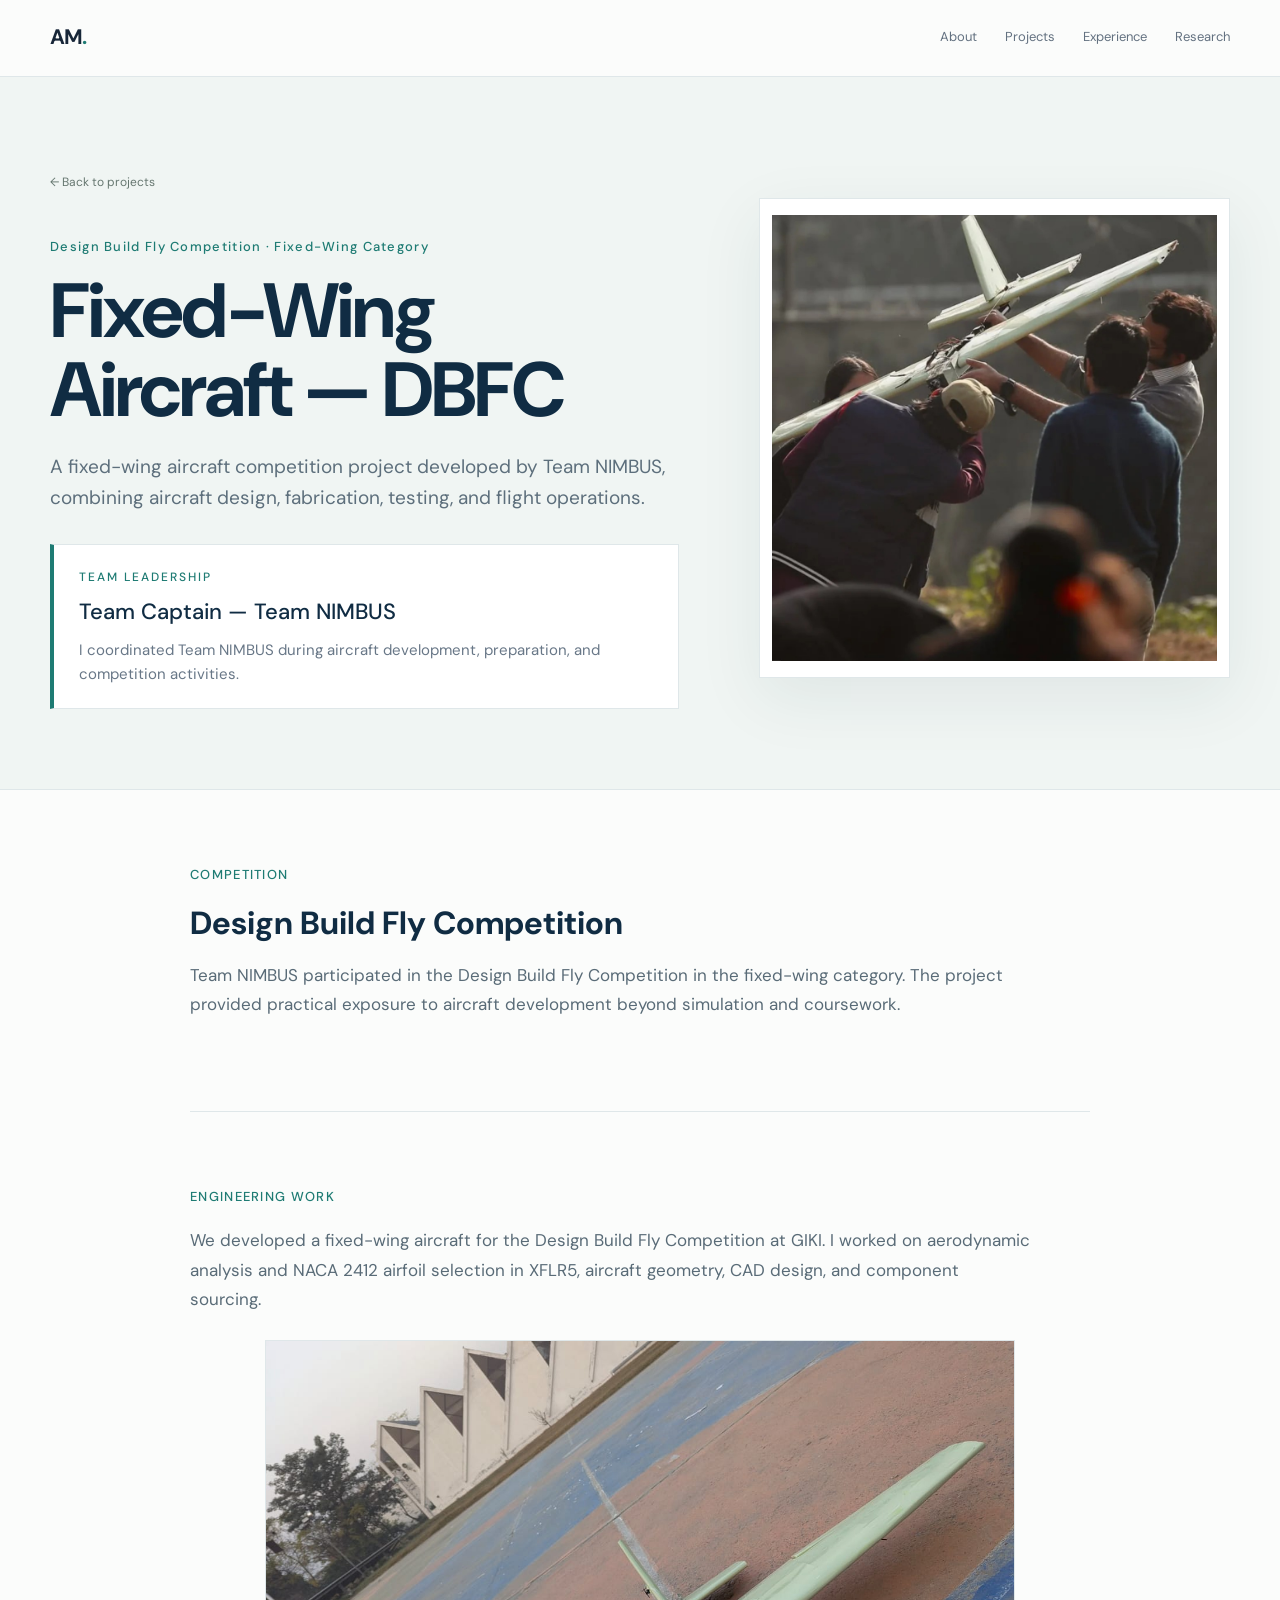
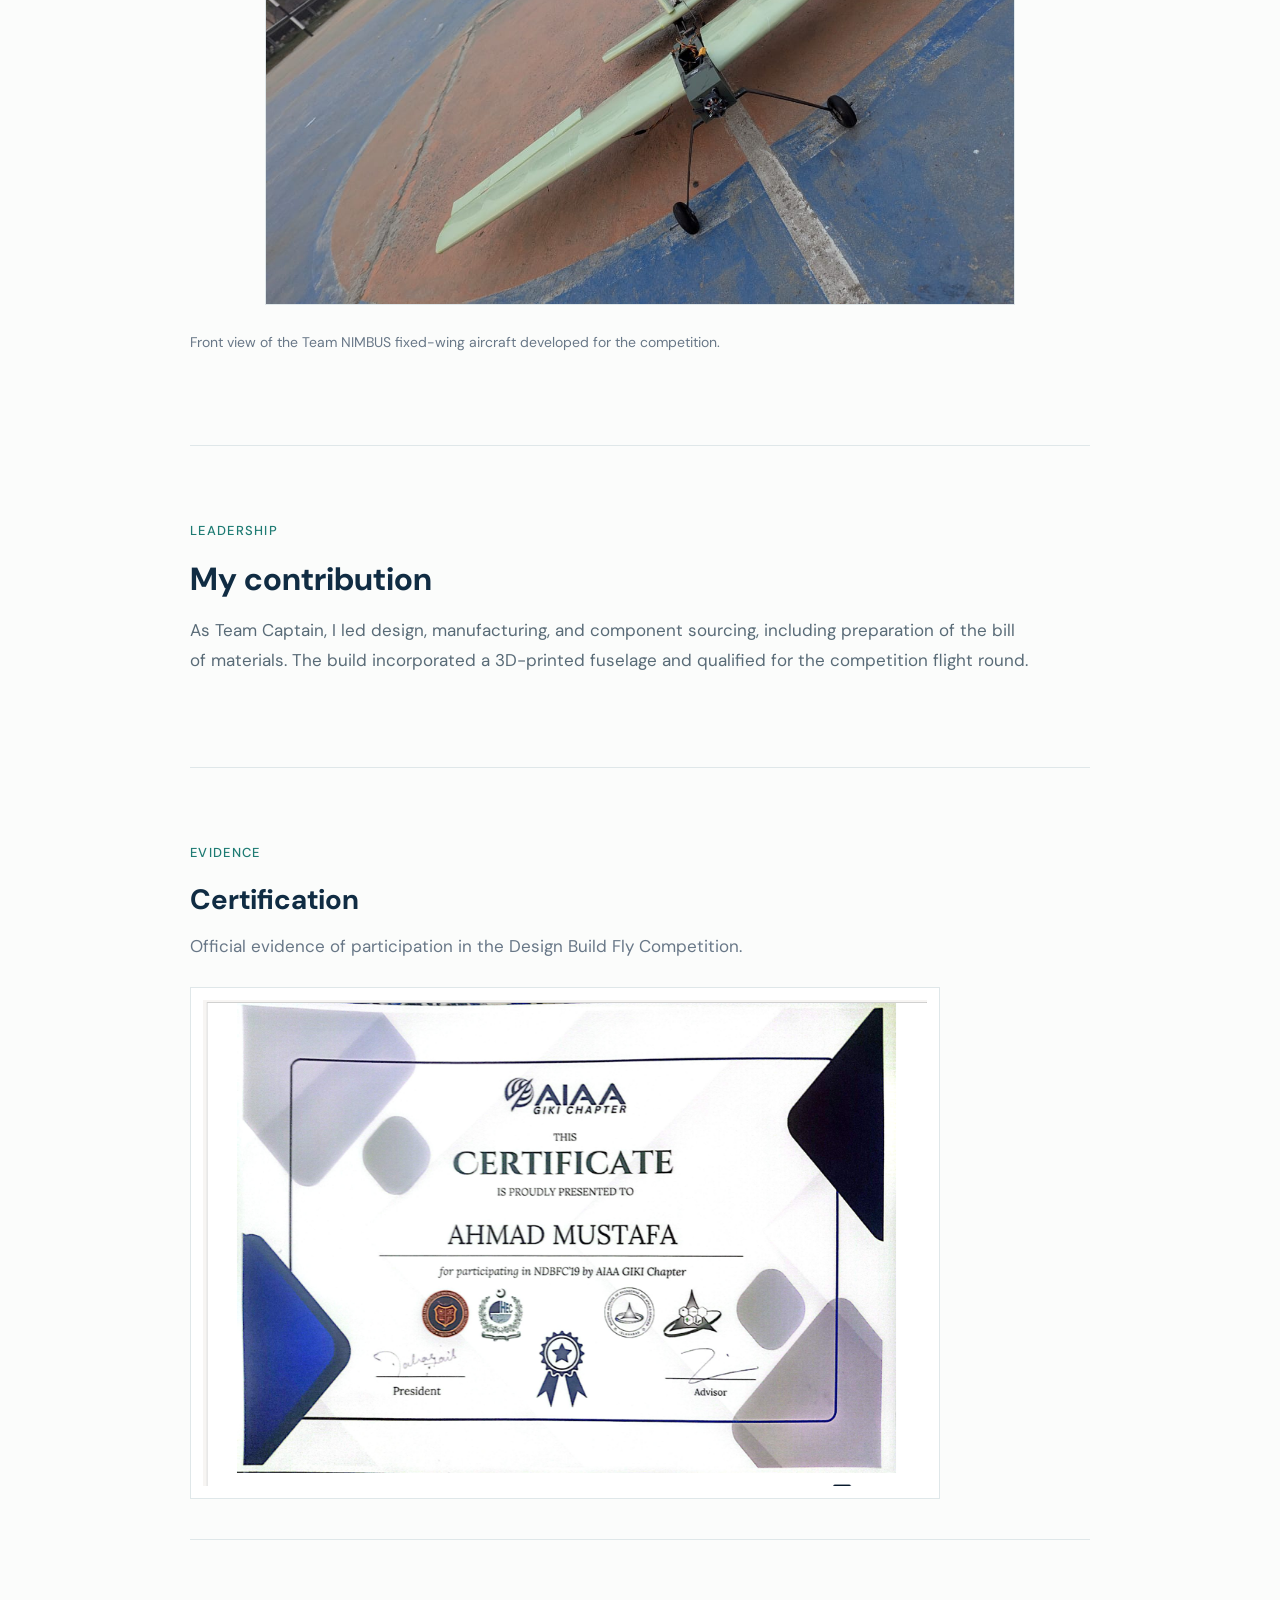
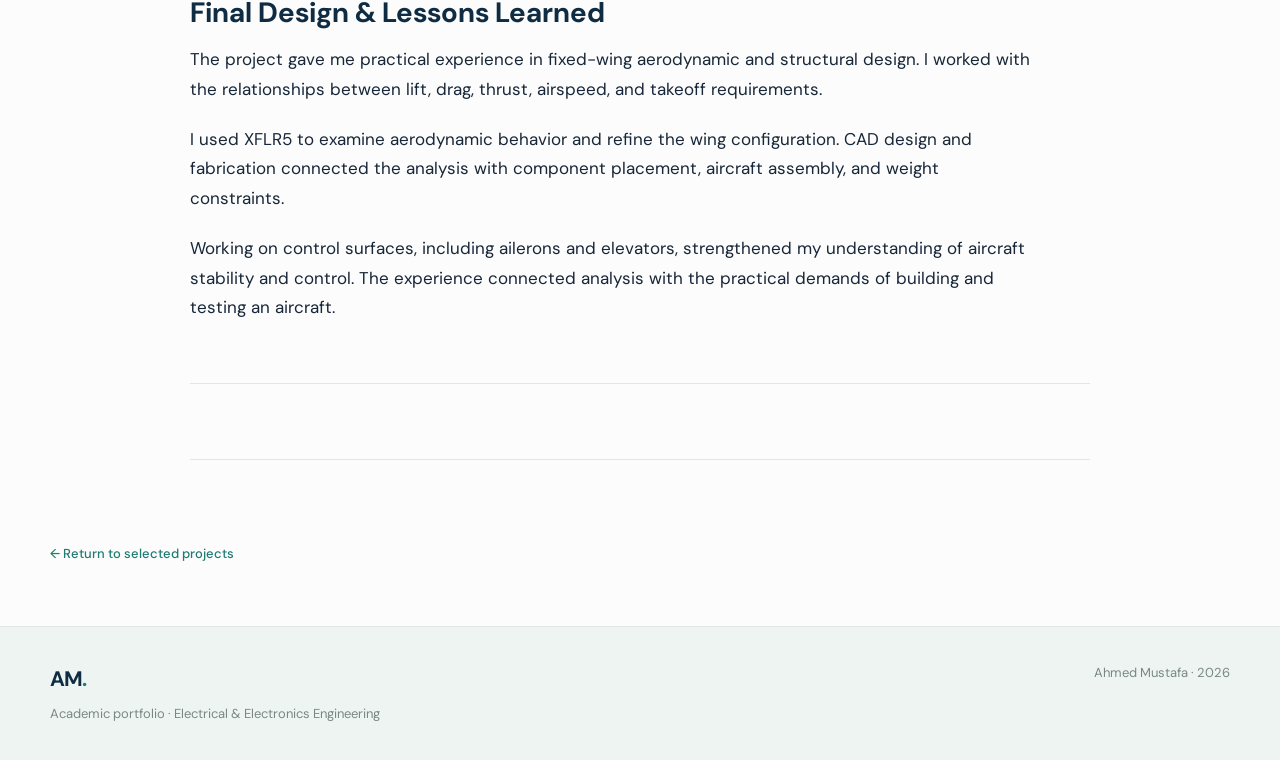
<file: projects/dbfc.html>
<!doctype html>
<html lang="en">

<head>
    <meta charset="utf-8">
    <meta name="viewport" content="width=device-width, initial-scale=1">

    <title>Fixed-Wing Aircraft — DBFC | Ahmed Mustafa</title>

    <link rel="stylesheet" href="../style.css">
    <link rel="stylesheet" href="../assets/project.css">
</head>

<body>

    <header class="site-header">

        <div class="container nav">

            <a class="brand" href="../index.html">
                AM<span>.</span>
            </a>

            <button
                class="menu-toggle"
                aria-label="Menu" aria-expanded="false" aria-controls="site-navigation"
            >
                ☰
            </button>

            <nav class="nav-links" id="site-navigation" aria-label="Main navigation">

                <a href="../index.html#about">
                    About
                </a>

                <a href="../index.html#projects">
                    Projects
                </a>

                <a href="../index.html#experience">
                    Experience
                </a>

                <a href="../index.html#research">
                    Research
                </a>

            </nav>

        </div>

    </header>

    <main>

        <section class="detail-hero">

            <div class="container detail-hero-grid">

                <div>

                    <a
                        class="back-link"
                        href="../index.html#projects"
                    >
                        ← Back to projects
                    </a>

                    <p class="eyebrow">
                        Design Build Fly Competition ·
                        Fixed-Wing Category
                    </p>

                    <h1>
                        Fixed-Wing Aircraft — DBFC
                    </h1>

                    <p class="detail-intro">
                        A fixed-wing aircraft competition project
                        developed by Team NIMBUS, combining aircraft
                        design, fabrication, testing, and flight
                        operations.
                    </p>

                    <div class="leadership-highlight">

                        <p class="leadership-label">
                            TEAM LEADERSHIP
                        </p>

                        <p class="leadership-title">
                            Team Captain — Team NIMBUS
                        </p>

                        <p class="leadership-description">I coordinated Team NIMBUS during aircraft development, preparation, and competition activities.</p>

                    </div>

                </div>

                <div class="detail-image">

                    <img
                        src="../assets/dbfc2.jpeg"
                        alt="Team NIMBUS fixed-wing aircraft"
                    >

                </div>

            </div>

        </section>

        <section class="detail-section">

            <p class="section-kicker">
                COMPETITION
            </p>

            <div class="detail-text">

                <h2 class="detail-heading">
                    Design Build Fly Competition
                </h2>

                <p>
                    Team NIMBUS participated in the Design Build Fly
                    Competition in the fixed-wing category. The
                    project provided practical exposure to aircraft
                    development beyond simulation and coursework.
                </p>

            </div>

        </section>

        <section class="detail-section">

            <h2 class="section-kicker">
                ENGINEERING WORK
            </h2>

            <div class="detail-text">

                <p>We developed a fixed-wing aircraft for the Design Build Fly Competition at GIKI. I worked on aerodynamic analysis and NACA 2412 airfoil selection in XFLR5, aircraft geometry, CAD design, and component sourcing.</p>

                <div class="dbfc-engineering-image">

                    <img class="dbfc-aircraft-image"
                        src="../assets/Front.jpeg"
                        alt="Front view of Team NIMBUS fixed-wing aircraft"
                    >

                    <p class="image-caption">
                        Front view of the Team NIMBUS fixed-wing
                        aircraft developed for the competition.
                    </p>

                </div>

            </div>

        </section>

        <section class="detail-section">

            <p class="section-kicker">
                LEADERSHIP
            </p>

            <div class="detail-text">

                <h2 class="detail-heading">
                    My contribution
                </h2>

                <p>As Team Captain, I led design, manufacturing, and component sourcing, including preparation of the bill of materials. The build incorporated a 3D-printed fuselage and qualified for the competition flight round.</p>

            </div>

        </section>

        <section class="detail-section">

            <h2 class="section-kicker">
                EVIDENCE
            </h2>

            <div class="evidence-gallery">

                <div class="evidence-item">

                    <h3>
                        Certification
                    </h3>

                    <p class="muted">
                        Official evidence of participation in the
                        Design Build Fly Competition.
                    </p>

                    <div class="evidence-image">

                        <img
                            src="../assets/dbfc_certificate.png"
                            alt="DBFC competition certificate"
                        >

                    </div>

                </div>

                <div class="evidence-item">

                    <h3>
                        Final Design & Lessons Learned
                    </h3>

<p>The project gave me practical experience in fixed-wing aerodynamic and structural design. I worked with the relationships between lift, drag, thrust, airspeed, and takeoff requirements.</p>

<p>I used XFLR5 to examine aerodynamic behavior and refine the wing configuration. CAD design and fabrication connected the analysis with component placement, aircraft assembly, and weight constraints.</p>

<p>Working on control surfaces, including ailerons and elevators, strengthened my understanding of aircraft stability and control. The experience connected analysis with the practical demands of building and testing an aircraft.</p>

                </div>

            </div>

        </section>

        <section class="detail-footer">

            <div class="container">

                <a
                    class="arrow-link"
                    href="../index.html#projects"
                >
                    ← Return to selected projects
                </a>

            </div>

        </section>

    </main>

    <footer>

        <div class="container footer-grid">

            <div>

                <a
                    class="brand footer-brand"
                    href="../index.html"
                >
                    AM<span>.</span>
                </a>

                <p>
                    Academic portfolio · Electrical & Electronics
                    Engineering
                </p>

            </div>

            <div>

                <p>
                    Ahmed Mustafa · 2026
                </p>

            </div>

        </div>

    </footer>

    <script src="../script.js"></script>

</body>

</html>
</file>
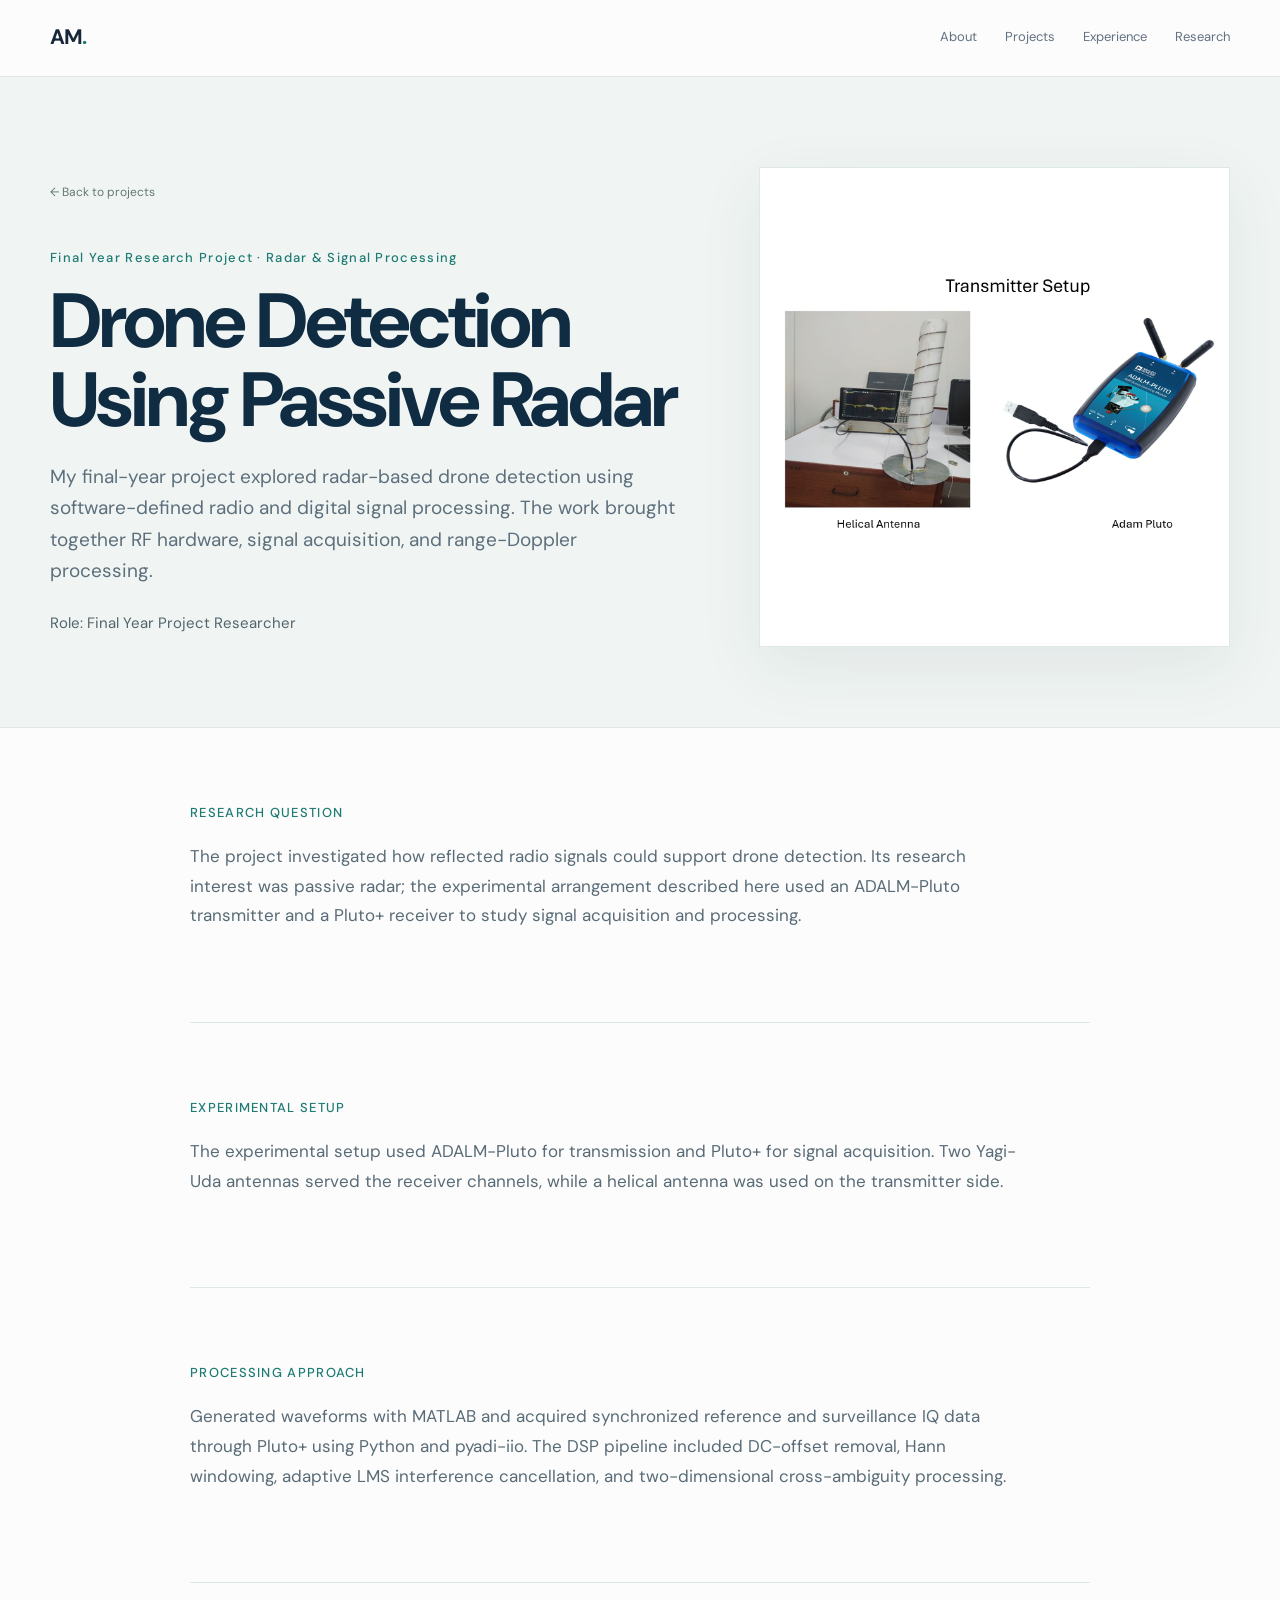
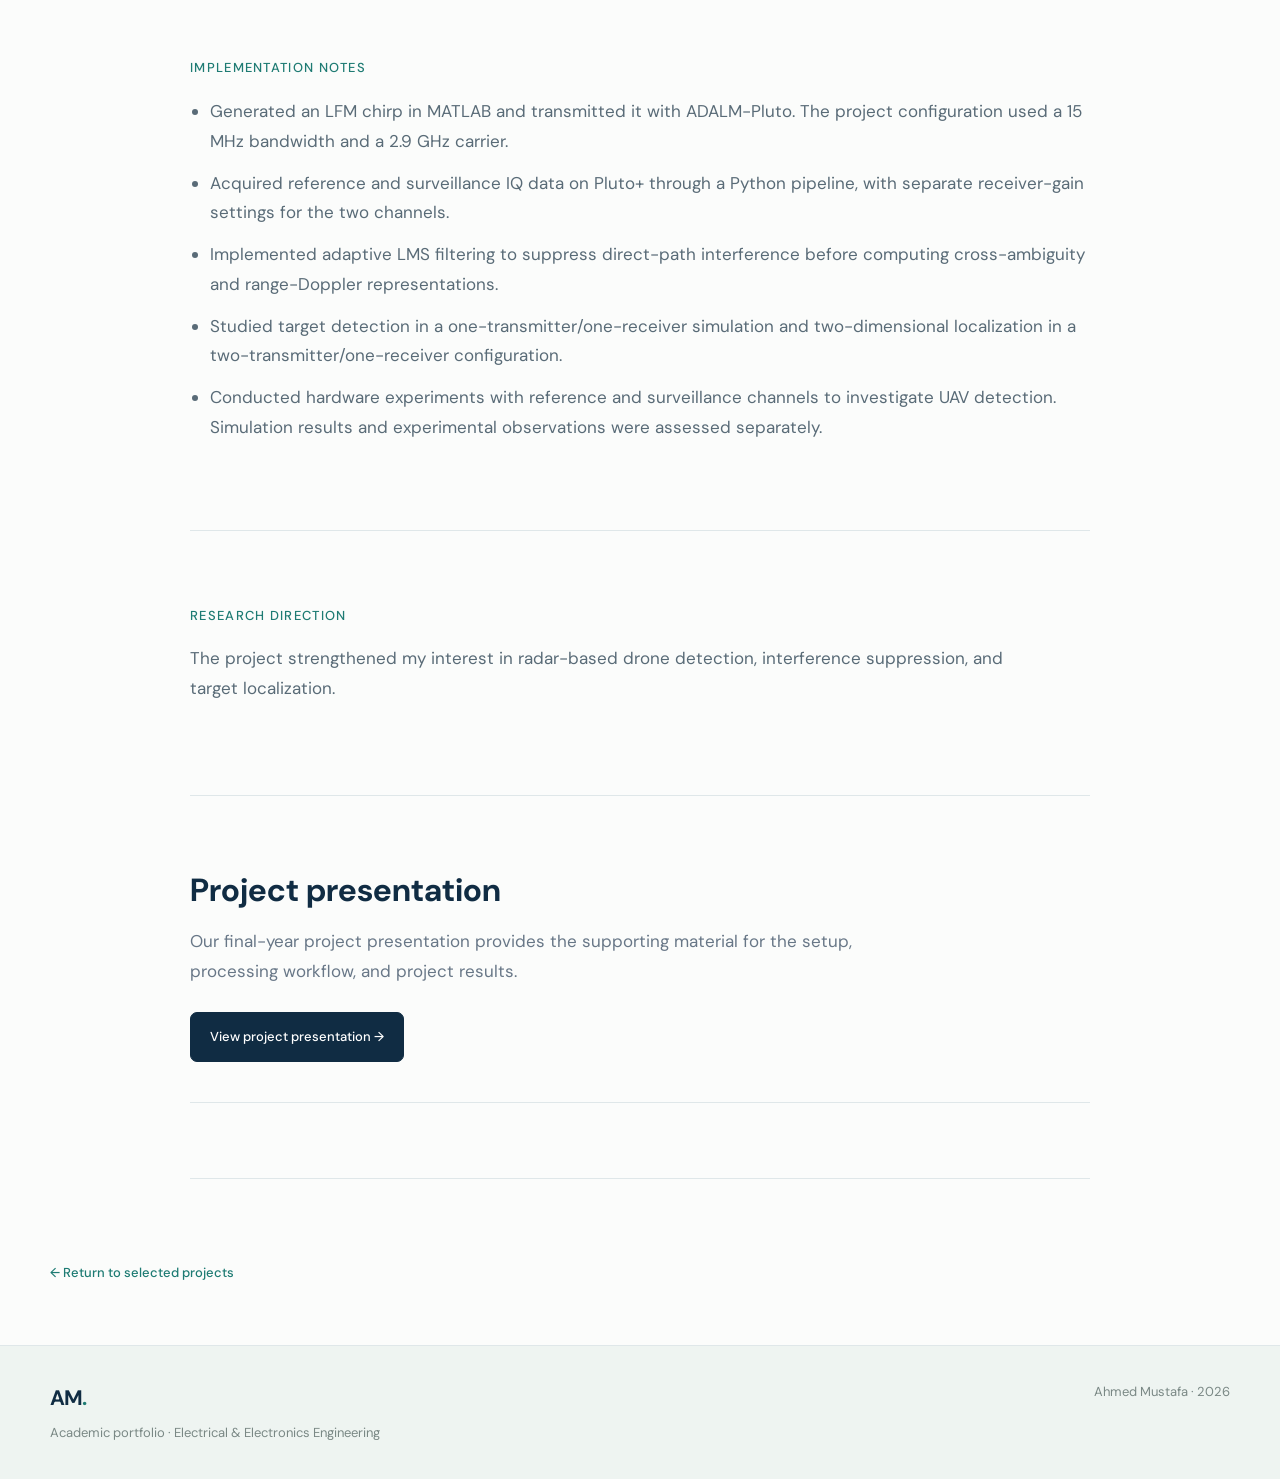
<file: projects/passive-radar.html>
<!doctype html>
<html lang="en">

<head>

    <meta charset="utf-8">

    <meta
        name="viewport"
        content="width=device-width, initial-scale=1"
    >

    <title>
        Drone Detection Using Passive Radar | Ahmed Mustafa
    </title>

    <link rel="stylesheet" href="../style.css">
    <link rel="stylesheet" href="../assets/project.css">

</head>

<body>

    <header class="site-header">

        <div class="container nav">

            <a class="brand" href="../index.html">
                AM<span>.</span>
            </a>

            <button
                class="menu-toggle"
                aria-label="Menu" aria-expanded="false" aria-controls="site-navigation"
            >
                ☰
            </button>

            <nav class="nav-links" id="site-navigation" aria-label="Main navigation">

                <a href="../index.html#about">
                    About
                </a>

                <a href="../index.html#projects">
                    Projects
                </a>

                <a href="../index.html#experience">
                    Experience
                </a>

                <a href="../index.html#research">
                    Research
                </a>

            </nav>

        </div>

    </header>

    <main>

        <section class="detail-hero">

            <div class="container detail-hero-grid">

                <div>

                    <a
                        class="back-link"
                        href="../index.html#projects"
                    >
                        ← Back to projects
                    </a>

                    <p class="eyebrow">
                        Final Year Research Project · Radar & Signal Processing
                    </p>

                    <h1>
                        Drone Detection Using Passive Radar
                    </h1>

                    <p class="detail-intro">My final-year project explored radar-based drone detection using software-defined radio and digital signal processing. The work brought together RF hardware, signal acquisition, and range-Doppler processing.</p>

                    <p class="detail-role">
                        Role:
                        Final Year Project Researcher
                    </p>

                </div>

                <div class="detail-image">

    <img
        src="../assets/transmitter_setup.png"
        alt="Experimental radar transmitter setup"
    >

</div>
</div>
</section>

        <section class="detail-section">

            <h2 class="section-kicker">
                RESEARCH QUESTION
            </h2>

            <div class="detail-text">

                <p>The project investigated how reflected radio signals could support drone detection. Its research interest was passive radar; the experimental arrangement described here used an ADALM-Pluto transmitter and a Pluto+ receiver to study signal acquisition and processing.</p>

            </div>

        </section>

       <section class="detail-section">

    <h2 class="section-kicker">
        EXPERIMENTAL SETUP
    </h2>

    <div class="detail-text">

        <p>The experimental setup used ADALM-Pluto for transmission and Pluto+ for signal acquisition. Two Yagi-Uda antennas served the receiver channels, while a helical antenna was used on the transmitter side.</p>

    </div>

</section>

<section class="detail-section">

    <h2 class="section-kicker">PROCESSING APPROACH</h2>

    <div class="detail-text">

        <p>Generated waveforms with MATLAB and acquired synchronized reference and surveillance IQ data through Pluto+ using Python and pyadi-iio. The DSP pipeline included DC-offset removal, Hann windowing, adaptive LMS interference cancellation, and two-dimensional cross-ambiguity processing.</p>

    </div>

</section>

<section class="detail-section">

    <h2 class="section-kicker">IMPLEMENTATION NOTES</h2>

    <div class="detail-text">

        <ul>
            <li>Generated an LFM chirp in MATLAB and transmitted it with ADALM-Pluto. The project configuration used a 15 MHz bandwidth and a 2.9 GHz carrier.</li>

            <li>Acquired reference and surveillance IQ data on Pluto+ through a Python pipeline, with separate receiver-gain settings for the two channels.</li>

            <li>Implemented adaptive LMS filtering to suppress direct-path interference before computing cross-ambiguity and range-Doppler representations.</li>

            <li>Studied target detection in a one-transmitter/one-receiver simulation and two-dimensional localization in a two-transmitter/one-receiver configuration.</li>

            <li>Conducted hardware experiments with reference and surveillance channels to investigate UAV detection. Simulation results and experimental observations were assessed separately.</li>
        </ul>

    </div>

</section>        

        <section class="detail-section">

            <h2 class="section-kicker">
                RESEARCH DIRECTION
            </h2>

            <div class="detail-text">

                <p>The project strengthened my interest in radar-based drone detection, interference suppression, and target localization.</p>

            </div>

        </section>

<section class="detail-section">

    <div class="evidence-item">

                    <h2 class="detail-heading">Project presentation</h2>

                    <p class="muted">Our final-year project presentation provides the supporting material for the setup, processing workflow, and project results.</p>

                    <a
                        class="btn btn-dark"
                        href="../assets/passive_radar.pdf"
                        target="_blank"
                        rel="noopener noreferrer"
                    >
                        View project presentation →
                    </a>

                </div>

</section>

        <section class="detail-footer">

            <div class="container">

                <a
                    class="arrow-link"
                    href="../index.html#projects"
                >
                    ← Return to selected projects
                </a>

            </div>

        </section>

    </main>

    <footer>

        <div class="container footer-grid">

            <div>

                <a
                    class="brand footer-brand"
                    href="../index.html"
                >
                    AM<span>.</span>
                </a>

                <p>
                    Academic portfolio · Electrical & Electronics Engineering
                </p>

            </div>

            <div>

                <p>
                    Ahmed Mustafa · 2026
                </p>

            </div>

        </div>

    </footer>

    <script src="../script.js"></script>

</body>

</html>
</file>
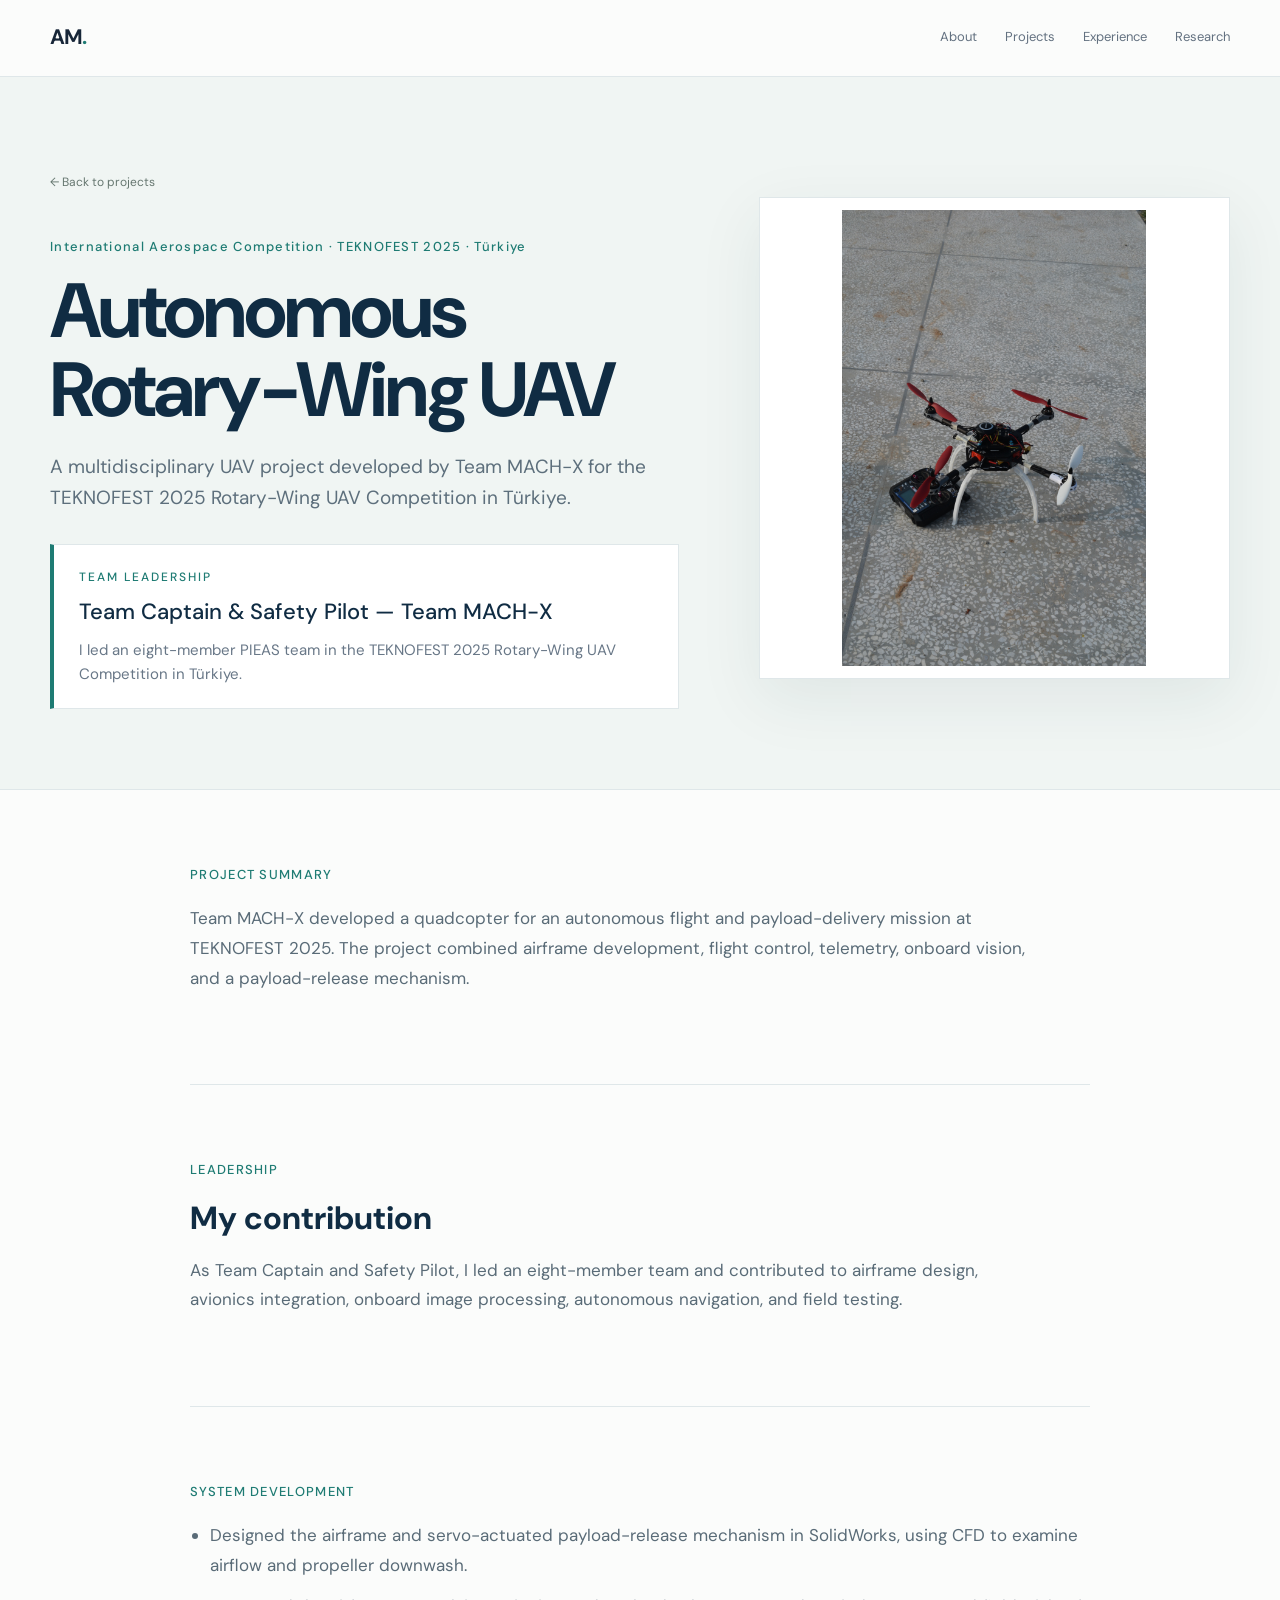
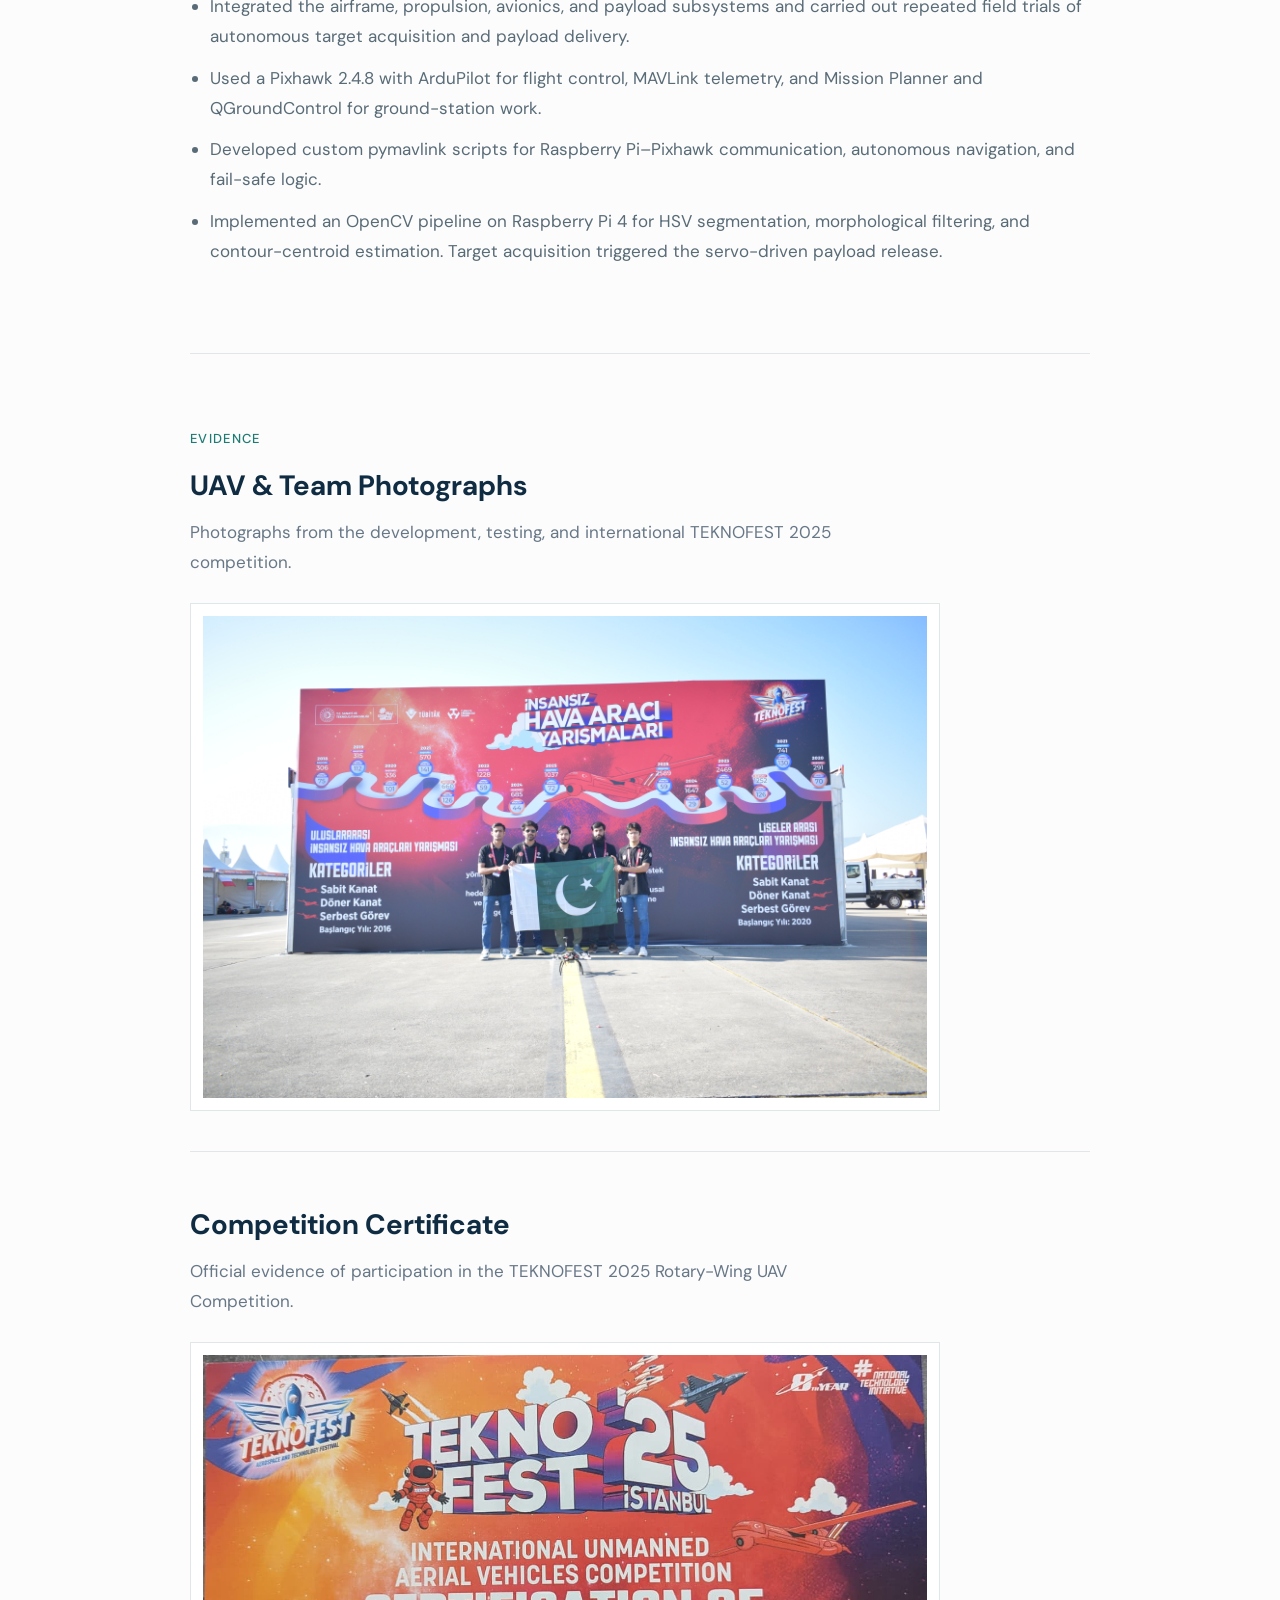
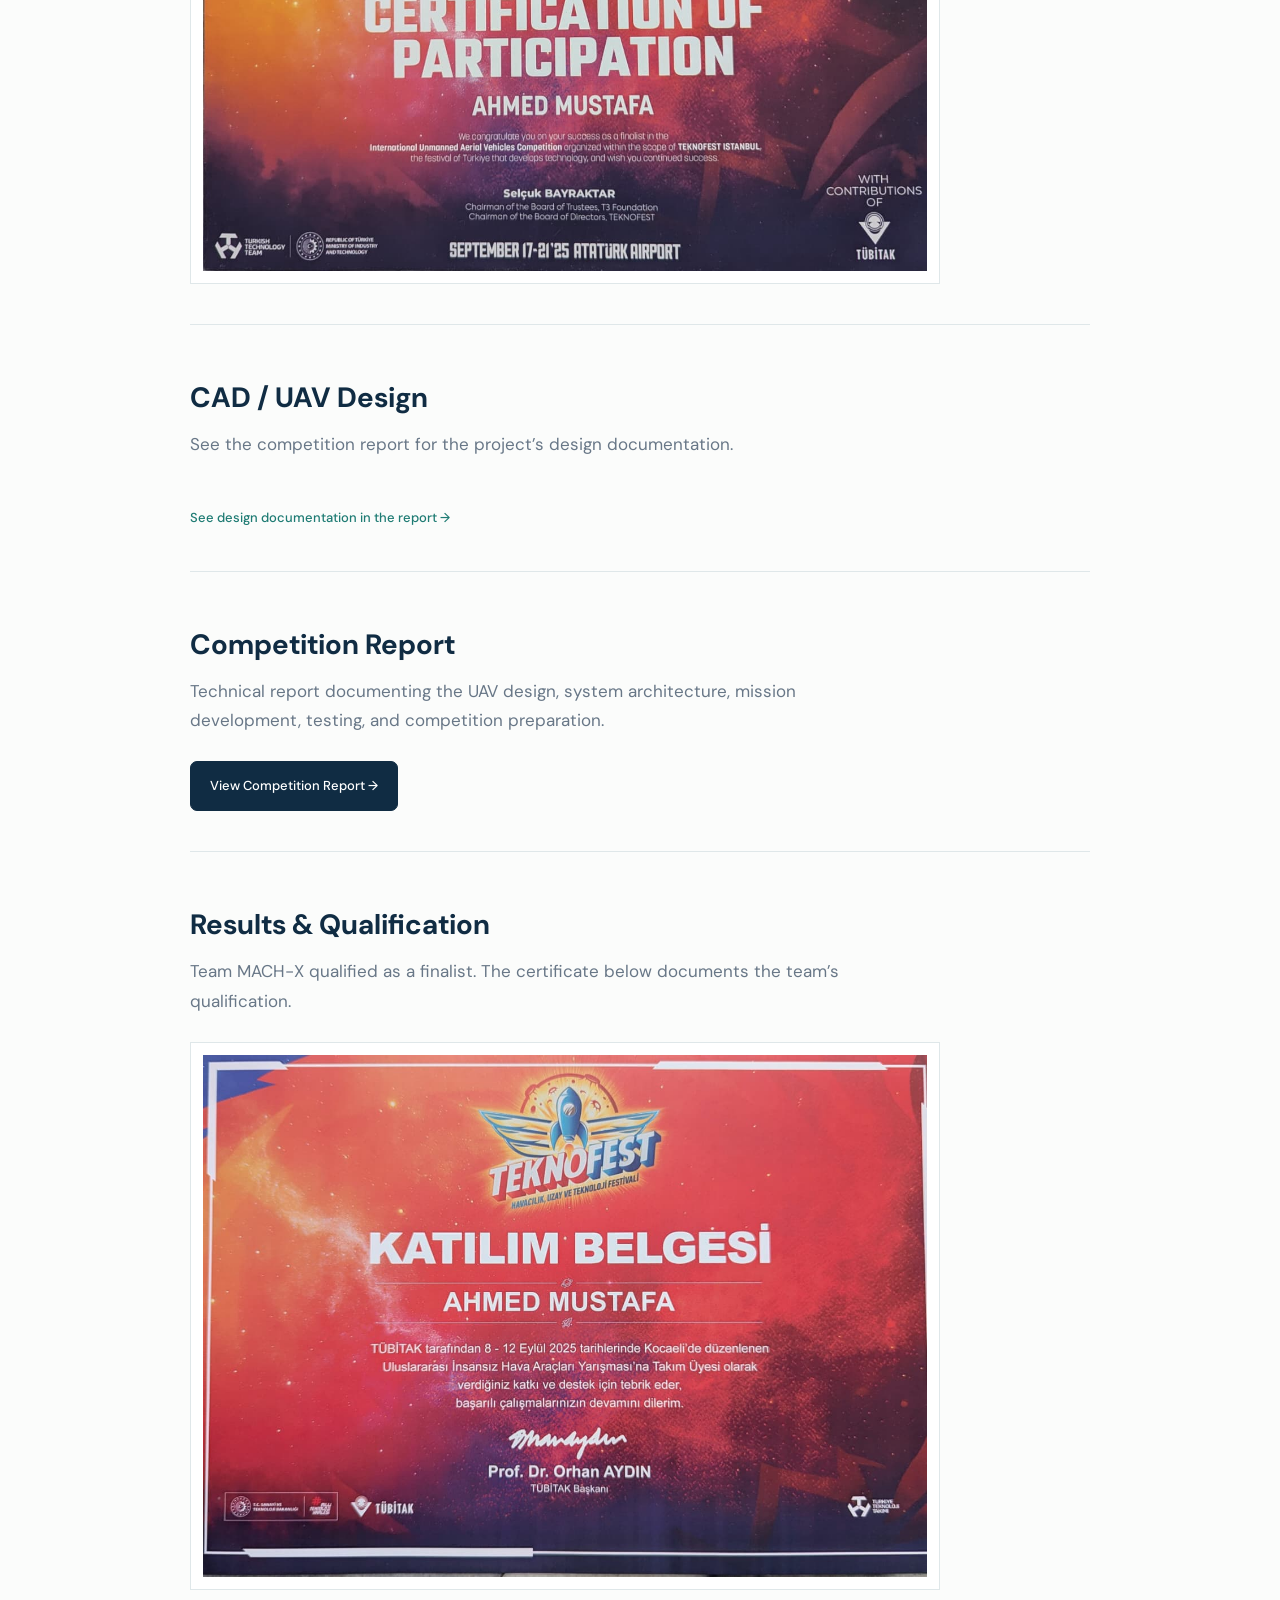
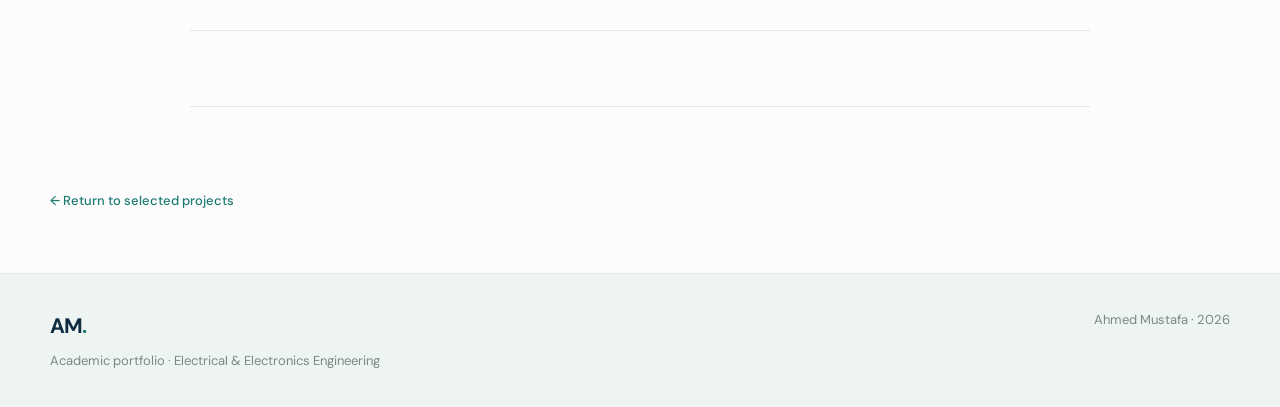
<file: projects/teknofest.html>
<!doctype html>
<html lang="en">

<head>
    <meta charset="utf-8">
    <meta name="viewport" content="width=device-width, initial-scale=1">

    <title>Autonomous Rotary-Wing UAV | Ahmed Mustafa</title>

    <link rel="stylesheet" href="../style.css">
    <link rel="stylesheet" href="../assets/project.css">
</head>

<body>

    <header class="site-header">

        <div class="container nav">

            <a class="brand" href="../index.html">
                AM<span>.</span>
            </a>

            <button class="menu-toggle" aria-label="Menu" aria-expanded="false" aria-controls="site-navigation">
                ☰
            </button>

            <nav class="nav-links" id="site-navigation" aria-label="Main navigation">

                <a href="../index.html#about">
                    About
                </a>

                <a href="../index.html#projects">
                    Projects
                </a>

                <a href="../index.html#experience">
                    Experience
                </a>

                <a href="../index.html#research">
                    Research
                </a>

            </nav>

        </div>

    </header>

    <main>

        <section class="detail-hero">

            <div class="container detail-hero-grid">

                <div>

                    <a
                        class="back-link"
                        href="../index.html#projects"
                    >
                        ← Back to projects
                    </a>

                    <p class="eyebrow">
                        International Aerospace Competition ·
                        TEKNOFEST 2025 · Türkiye
                    </p>

                    <h1>
                        Autonomous Rotary-Wing UAV
                    </h1>

                    <p class="detail-intro">
                        A multidisciplinary UAV project developed by
                        Team MACH-X for the TEKNOFEST 2025 Rotary-Wing
                        UAV Competition in Türkiye.
                    </p>

                    <div class="leadership-highlight">

                        <p class="leadership-label" >
                            TEAM LEADERSHIP
                        </p>

                        <p class="leadership-title">
                            Team Captain &amp; Safety Pilot — Team MACH-X
                        </p>

                        <p class="leadership-description">I led an eight-member PIEAS team in the TEKNOFEST 2025 Rotary-Wing UAV Competition in Türkiye.</p>

                    </div>

                </div>

                <div class="detail-image">

                    <img
                        src="../assets/UAV.jpeg"
                        alt="Team MACH-X Rotary-Wing UAV at TEKNOFEST 2025"
                    >

                </div>

            </div>

        </section>

        <section class="detail-section">

            <h2 class="section-kicker">
    PROJECT SUMMARY
</h2>

<div class="detail-text">
    <p>Team MACH-X developed a quadcopter for an autonomous flight and payload-delivery mission at TEKNOFEST 2025. The project combined airframe development, flight control, telemetry, onboard vision, and a payload-release mechanism.</p>
</div>

        </section>

        <section class="detail-section">

            <p class="section-kicker">
                LEADERSHIP
            </p>

            <div class="detail-text">

                <h2 class="detail-heading">
                    My contribution
                </h2>

                <p>As Team Captain and Safety Pilot, I led an eight-member team and contributed to airframe design, avionics integration, onboard image processing, autonomous navigation, and field testing.</p>

            </div>

        </section>

        <section class="detail-section">

            <h2 class="section-kicker">
    SYSTEM DEVELOPMENT
</h2>

<div class="detail-text">

    <ul>
        <li>Designed the airframe and servo-actuated payload-release mechanism in SolidWorks, using CFD to examine airflow and propeller downwash.</li>

        <li>Integrated the airframe, propulsion, avionics, and payload subsystems and carried out repeated field trials of autonomous target acquisition and payload delivery.</li>

        <li>Used a Pixhawk 2.4.8 with ArduPilot for flight control, MAVLink telemetry, and Mission Planner and QGroundControl for ground-station work.</li>

        <li>Developed custom pymavlink scripts for Raspberry Pi–Pixhawk communication, autonomous navigation, and fail-safe logic.</li>

        <li>Implemented an OpenCV pipeline on Raspberry Pi 4 for HSV segmentation, morphological filtering, and contour-centroid estimation. Target acquisition triggered the servo-driven payload release.</li>
    </ul>

</div>
        </section>

        <section class="detail-section">

            <h2 class="section-kicker">
                EVIDENCE
            </h2>

            <div class="evidence-gallery">

                <div class="evidence-item">

                    <h3>
                        UAV & Team Photographs
                    </h3>

                    <p class="muted">
                        Photographs from the development, testing,
                        and international TEKNOFEST 2025 competition.
                    </p>

                    <div class="evidence-image">

                        <img
                            src="../assets/team.jpeg"
                            alt="Team MACH-X with Rotary-Wing UAV at TEKNOFEST 2025"
                        >

                    </div>

                </div>

                <div class="evidence-item">

                    <h3>
                        Competition Certificate
                    </h3>

                    <p class="muted">
                        Official evidence of participation in the
                        TEKNOFEST 2025 Rotary-Wing UAV Competition.
                    </p>

                    <div class="evidence-image">

                        <img
                            src="../assets/certificateofparticipation.jpeg"
                            alt="TEKNOFEST 2025 competition certificate"
                        >

                    </div>

                </div>

                <div class="evidence-item">

                    <h3>
                        CAD / UAV Design
                    </h3>

                    <p class="muted">See the competition report for the project’s design documentation.</p>

                    <a class="arrow-link" href="../assets/Report_for_teknofest.pdf" target="_blank" rel="noopener noreferrer">See design documentation in the report →</a>

                </div>

                <div class="evidence-item">

                    <h3>
                        Competition Report
                    </h3>

                    <p class="muted">
                        Technical report documenting the UAV design,
                        system architecture, mission development,
                        testing, and competition preparation.
                    </p>

                    <a
                        class="btn btn-dark"
                        href="../assets/Report_for_teknofest.pdf"
                        target="_blank"
                        rel="noopener noreferrer"
                    >
                        View Competition Report →
                    </a>

                </div>

                <div class="evidence-item">

                    <h3>
                        Results & Qualification
                    </h3>

                    <p class="muted">Team MACH-X qualified as a finalist. The certificate below documents the team’s qualification.</p>

                    <div class="evidence-image">

                        <img
                            src="../assets/Finalist.jpeg"
                            alt="Team MACH-X TEKNOFEST finalist certificate"
                        >

                    </div>

                </div>

            </div>

        </section>

        <section class="detail-footer">

            <div class="container">

                <a
                    class="arrow-link"
                    href="../index.html#projects"
                >
                    ← Return to selected projects
                </a>

            </div>

        </section>

    </main>

    <footer>

        <div class="container footer-grid">

            <div>

                <a
                    class="brand footer-brand"
                    href="../index.html"
                >
                    AM<span>.</span>
                </a>

                <p>
                    Academic portfolio · Electrical & Electronics
                    Engineering
                </p>

            </div>

            <div>

                <p>
                    Ahmed Mustafa · 2026
                </p>

            </div>

        </div>

    </footer>

    <script src="../script.js"></script>

</body>

</html>
</file>
<file: style.css>
@import url('https://fonts.googleapis.com/css2?family=DM+Sans:wght@400;500;600;700&family=Playfair+Display:ital,wght@0,500;0,600;1,500;1,600&display=swap');


/* =========================================================
   1. ROOT VARIABLES
   ========================================================= */

:root {
    --ink: #172638;
    --navy: #102c43;
    --muted: #687787;
    --line: #dfe7e9;
    --paper: #fbfcfb;
    --soft: #eef5f3;
    --teal: #1e7b73;
    --max: 1180px;
}


/* =========================================================
   2. RESET & BASE STYLES
   ========================================================= */

* {
    box-sizing: border-box;
    margin: 0;
    padding: 0;
}

html {
    scroll-behavior: smooth;
}

body {
    font-family: "DM Sans", Arial, sans-serif;
    background: var(--paper);
    color: var(--ink);
    line-height: 1.7;
}

a {
    text-decoration: none;
    color: inherit;
}

.container {
    width: min(calc(100% - 56px), var(--max));
    margin: auto;
}


/* =========================================================
   3. HEADER / NAVIGATION
   ========================================================= */

.site-header {
    position: sticky;
    top: 0;
    z-index: 20;
    background: rgba(251, 252, 251, 0.94);
    backdrop-filter: blur(14px);
    border-bottom: 1px solid var(--line);
}

.nav {
    height: 76px;
    display: flex;
    align-items: center;
    justify-content: space-between;
}

.brand {
    font-size: 21px;
    font-weight: 700;
    letter-spacing: -1px;
}

.brand span {
    color: var(--teal);
}

.nav-links {
    display: flex;
    gap: 28px;
    font-size: 13px;
    color: #637180;
}

.nav-links a {
    padding: 28px 0;
    border-bottom: 2px solid transparent;
}

.nav-links a:hover {
    color: var(--ink);
    border-color: var(--teal);
}

.menu-toggle {
    display: none;
    border: 0;
    background: none;
    font-size: 24px;
}


/* =========================================================
   4. TYPOGRAPHY / COMMON TEXT
   ========================================================= */

.eyebrow,
.section-kicker {
    font-size: 28px;
    letter-spacing: 2px;
    font-weight: 700;
    color: var(--teal);
}

em {
    font-family: "Playfair Display", serif;
    font-weight: 500;
    color: var(--teal);
}

.muted {
    color: var(--muted);
    font-size: 14px;
}


/* =========================================================
   5. HERO SECTION
   ========================================================= */

.hero {
    min-height: 700px;
    display: grid;
    grid-template-columns: 1.02fr 0.98fr;
    gap: 70px;
    align-items: center;
    padding-top: 70px;
    padding-bottom: 80px;
}

.hero h1 {
    font-size: clamp(68px, 9vw, 116px);
    line-height: 0.9;
    letter-spacing: -5px;
    margin: 18px 0 27px;
    color: var(--navy);
}

.hero-lead {
    font-size: 20px;
    line-height: 1.6;
    color: #586978;
    max-width: 630px;
}

.hero-actions {
    display: flex;
    gap: 12px;
    margin: 34px 0;
}

.btn {
    display: inline-flex;
    align-items: center;
    justify-content: center;
    gap: 12px;
    padding: 13px 19px;
    border-radius: 7px;
    font-size: 13px;
    font-weight: 700;
    border: 1px solid var(--line);
    transition: 0.2s;
}

.btn-dark {
    background: var(--navy);
    color: #fff;
    border-color: var(--navy);
}

.btn-dark:hover {
    transform: translateY(-2px);
}

.btn-light {
    background: #fff;
}

.hero-meta {
    display: flex;
    gap: 22px;
    flex-wrap: wrap;
    color: #8a969f;
    font-size: 11px;
    text-transform: uppercase;
    letter-spacing: 1px;
}


/* =========================================================
   6. HERO VISUAL / PROFILE IMAGE
   ========================================================= */

.hero-visual {
    position: relative;
    min-height: 500px;
    display: flex;
    align-items: center;
    justify-content: center;
}

.hero-frame {
    width: fit-content;
    max-width: 90%;
    background: #fff;
    border: 1px solid var(--line);
    padding: 12px;
    box-shadow: 0 25px 70px rgba(27, 54, 67, 0.09);
    transform: rotate(2deg);
    position: relative;
    z-index: 2;
}

.hero-frame img {
    display: block;
    width: auto;
    height: auto;
    max-width: 100%;
    max-height: 480px;
    object-fit: contain;
}
.image-placeholder span {
    font-size: 12px;
    font-weight: 700;
    letter-spacing: 1.5px;
}

.image-placeholder small {
    font-size: 10px;
    color: #8b9c98;
    max-width: 190px;
}

.frame-label {
    position: absolute;
    bottom: -28px;
    left: 15px;
    font-size: 10px;
    letter-spacing: 2px;
    color: #82908e;
}

.orbit {
    position: absolute;
    border: 1px solid #b9d6cf;
    border-radius: 50%;
    z-index: 1;
}

.orbit-a {
    width: 430px;
    height: 430px;
}

.orbit-b {
    width: 520px;
    height: 270px;
    transform: rotate(-28deg);
    border-color: #d8e6e2;
}

.hero-note {
    position: absolute;
    right: 0;
    bottom: 28px;
    background: #fff;
    border: 1px solid var(--line);
    padding: 11px 14px;
    font-size: 10px;
    color: #65756f;
    box-shadow: 0 10px 30px rgba(20, 50, 60, 0.06);
    z-index: 3;
}

.dot {
    display: inline-block;
    width: 7px;
    height: 7px;
    background: var(--teal);
    border-radius: 50%;
    margin-right: 7px;
}


/* =========================================================
   7. INTRODUCTION STRIP
   ========================================================= */

.intro-strip {
    background: var(--soft);
    border-top: 1px solid var(--line);
    border-bottom: 1px solid var(--line);
}

.intro-grid {
    display: grid;
    grid-template-columns: 200px 1fr;
    gap: 60px;
    padding: 62px 0;
}

.statement {
    font-size: 25px;
    line-height: 1.55;
    max-width: 850px;
    color: #314657;
}

.arrow-link {
    display: inline-flex;
    gap: 10px;
    align-items: center;
    margin-top: 23px;
    font-size: 13px;
    font-weight: 700;
    color: var(--teal);
}


/* =========================================================
   8. GENERAL SECTION STYLES
   ========================================================= */

.section {
    padding-top: 115px;
    padding-bottom: 115px;
}

.section-head {
    margin-bottom: 55px;
    max-width: 850px;
}

.section-head h2 {
    font-size: 48px;
    line-height: 1.12;
    letter-spacing: -1.8px;
    color: var(--navy);
    margin-top: 12px;
}


/* =========================================================
   9. ABOUT SECTION
   ========================================================= */

.two-col {
    display: grid;
    grid-template-columns: 1.35fr 0.65fr;
    gap: 80px;
}

.prose p {
    color: var(--muted);
    font-size: 15px;
    max-width: 760px;
    margin-bottom: 20px;
    text-align: left;

}

.prose .large {
    font-size: 24px;
    line-height: 1.55;
    color: #2e4556;
        text-align: left;
}

.quote-card {
    background: #f0f6f3;
    border: 1px solid #d8e6e1;
    padding: 35px;
    height: fit-content;   /* ← add this */
    align-self: start;     /* ← add this if it's a grid/flex child */
}

.quote-mark {
    font-family: "Playfair Display", serif;
    font-size: 60px;
    line-height: 0.6;
    color: var(--teal);
}

.quote-card p {
    font-family: "Playfair Display", serif;
    font-size: 23px;
    line-height: 1.45;
    margin: 15px 0 25px;
    color: #294451;
}

.card-line {
    height: 1px;
    background: #cbded8;
    margin-bottom: 15px;
}

.quote-card span:last-child {
    font-size: 9px;
    letter-spacing: 2px;
    font-weight: 700;
    color: #71817c;
}


/* =========================================================
   10. EDUCATION SECTION
   ========================================================= */

.soft-section {
    background: #f0f5f3;
    border-top: 1px solid var(--line);
    border-bottom: 1px solid var(--line);
}

.education {
    display: grid;
    grid-template-columns: 90px 1fr 40px;
    gap: 35px;
    background: #fff;
    border: 1px solid var(--line);
    padding: 42px;
}

.edu-year {
    font-family: "Playfair Display", serif;
    font-size: 28px;
    color: var(--teal);
}

.education h3 {
    font-size: 32px;
    line-height: 1.2;
    color: var(--navy);
    margin: 5px 0 8px;
}

.institution {
    font-size: 15px;
    font-weight: 600;
    color: #455b69;
    margin-bottom: 18px;
}

.edu-index {
    text-align: right;
    color: #a0aaa9;
    font-size: 11px;
}


/* =========================================================
   11. DISCIPLINES / WHAT I LEARNED
   ========================================================= */

.discipline-grid {
    display: grid;
    grid-template-columns: repeat(3, 1fr);
    border-top: 1px solid var(--line);
    border-left: 1px solid var(--line);
}

.discipline {
    padding: 30px;
    border-right: 1px solid var(--line);
    border-bottom: 1px solid var(--line);
    min-height: 220px;
    background: #fff;
}

.discipline span {
    font-size: 10px;
    color: var(--teal);
    font-weight: 700;
}

.discipline h3 {
    font-size: 22px;
    color: var(--navy);
    margin: 17px 0 9px;
}

.discipline p {
    font-size: 13px;
    color: var(--muted);
    margin-bottom: 20px;
}

.discipline b {
    font-size: 10px;
    letter-spacing: 0.7px;
    color: #647770;
}


/* =========================================================
   12. PROJECTS SECTION
   ========================================================= */

.projects-section {
    background: #fafcfb;
    border-top: 1px solid var(--line);
    border-bottom: 1px solid var(--line);
}

.project-head {
    display: flex;
    justify-content: space-between;
    gap: 70px;
    align-items: end;
    max-width: none;
}

.max-copy {
    max-width: 390px;
}


/* =========================================================
   13. FEATURED PROJECT
   ========================================================= */

.project-feature {
    display: grid;
    grid-template-columns: 1.15fr 0.85fr;
    background: #fff;
    border: 1px solid var(--line);
    margin-bottom: 25px;
}

.project-photo {
    min-height: 470px;
    position: relative;
    padding: 14px;
    overflow: hidden;
}

.project-photo img {
    display: block;
    width: 100%;
    height: 440px;
    object-fit: cover;
    object-position: center;
}

.photo-index {
    position: absolute;
    left: 28px;
    bottom: 27px;
    font-size: 9px;
    letter-spacing: 2px;
    color: #667a74;
    background: #fff;
    padding: 5px 7px;
}

.project-info {
    padding: 55px 52px;
}

.project-info h3 {
    font-size: 39px;
    line-height: 1.15;
    color: var(--navy);
    margin: 13px 0 18px;
}

.project-info p:not(.eyebrow) {
    color: var(--muted);
    font-size: 14px;
}


/* =========================================================
   14. PROJECT TAGS
   ========================================================= */

.tag-row {
    display: flex;
    flex-wrap: wrap;
    gap: 7px;
    margin-top: 20px;
}

.tag-row span {
    font-size: 10px;
    font-weight: 700;
    color: #62746f;
    background: #edf4f1;
    padding: 5px 8px;
    border-radius: 4px;
}


/* =========================================================
   15. SMALL PROJECTS
   ========================================================= */

/* =========================================================
   15. SMALL PROJECTS
   ========================================================= */

.project-pair {
    display: grid;
    grid-template-columns: 1fr 1fr;
    gap: 25px;
}

.project-small {
    display: grid;
    grid-template-columns: 1fr;
    background: #fff;
    border: 1px solid var(--line);
}

.small-photo {
    width: 100%;
    height: 320px;
    padding: 10px;
    overflow: hidden;
    display: flex;
    align-items: center;
    justify-content: center;
}

.small-photo img {
    display: block;
    width: 100%;
    height: 100%;
    object-fit: contain;
    object-position: center;
}

.small-content {
    padding: 34px 30px;
}

.small-content h3 {
    font-size: 24px;
    line-height: 1.25;
    color: var(--navy);
    margin: 10px 0 12px;
}

.small-content p:not(.eyebrow) {
    font-size: 13px;
    color: var(--muted);
}
/* =========================================================
   16. EXPERIENCE / TIMELINE
   ========================================================= */

.timeline {
    border-left: 1px solid #cfdcd8;
    margin-left: 8px;
}

.timeline-item {
    position: relative;
    padding: 0 0 65px 40px;
}

.timeline-number {
    position: absolute;
    left: -15px;
    top: 0;
    width: 30px;
    height: 30px;
    border-radius: 50%;
    background: var(--paper);
    border: 1px solid #b9d1ca;
    color: var(--teal);
    font-size: 9px;
    font-weight: 700;
    display: flex;
    align-items: center;
    justify-content: center;
}

.timeline-body h3 {
    font-size: 27px;
    line-height: 1.25;
    color: var(--navy);
    margin: 7px 0 5px;
}

.role {
    color: var(--teal);
    font-size: 13px;
    font-weight: 600;
    margin-bottom: 12px;
}
/* =========================================================
   LEADERSHIP & ENGAGEMENT
   ========================================================= */

.engagement-section {
    background: var(--paper);
}

.engagement-grid {
    display: grid;
    grid-template-columns: 1fr 1fr;
    gap: 25px;
}

.engagement-card {
    display: grid;
    grid-template-columns: 60px 1fr;
    gap: 25px;

    background: #fff;
    border: 1px solid var(--line);
    padding: 35px;

    transition: 0.2s ease;
}

.engagement-card:hover {
    transform: translateY(-3px);
    box-shadow: 0 15px 40px rgba(27, 54, 67, 0.07);
}

.engagement-number {
    font-family: "Playfair Display", serif;
    font-size: 25px;
    color: var(--teal);
}

.engagement-content h3 {
    font-size: 30px;
    line-height: 1.2;
    color: var(--navy);
    margin: 12px 0 8px;
}

.engagement-role {
    color: var(--teal);
    font-size: 13px;
    font-weight: 700;
    margin-bottom: 15px;
}

.engagement-content .muted {
    line-height: 1.7;
}

/* =========================================================
   17. RESEARCH SECTION
   ========================================================= */

.research-banner {
    background: var(--navy);
    color: #fff;
    padding: 110px 0;
}

.research-grid {
    display: grid;
    grid-template-columns: 1fr 1fr;
    gap: 90px;
}

.research-banner h2 {
    font-size: 52px;
    line-height: 1.1;
    letter-spacing: -2px;
    margin-top: 12px;
}

.research-banner .section-kicker {
    color: #9bd0c4;
}

.research-lead {
    font-size: 20px;
    line-height: 1.6;
    color: #d3dfdc;
    max-width: 570px;
}

.research-list {
    display: flex;
    flex-wrap: wrap;
    gap: 8px;
    margin-top: 28px;
}

.research-list span {
    border: 1px solid rgba(210, 230, 224, 0.25);
    padding: 8px 11px;
    font-size: 10px;
    color: #d7e6e2;
}


/* =========================================================
   18. CONTACT / NEXT CHAPTER
   ========================================================= */

.contact-section {
    padding-top: 80px;
    padding-bottom: 80px;
}

.contact-box {
    display: flex;
    justify-content: space-between;
    gap: 60px;
    align-items: end;
    border-top: 1px solid var(--line);
    padding-top: 55px;
}

.contact-box h2 {
    font-size: 42px;
    line-height: 1.15;
    color: var(--navy);
    margin: 10px 0 15px;
}

.contact-box .muted {
    max-width: 620px;
}

.contact-actions {
    display: flex;
    gap: 10px;
    flex-shrink: 0;
}


/* =========================================================
   19. FOOTER
   ========================================================= */

footer {
    background: #eef4f1;
    border-top: 1px solid var(--line);
    padding: 35px 0;
}

.footer-grid {
    display: flex;
    justify-content: space-between;
    gap: 40px;
    color: #7a8885;
    font-size: 11px;
}

.footer-brand {
    color: var(--navy);
    display: block;
    margin-bottom: 5px;
}


/* =========================================================
   20. RESPONSIVE DESIGN — TABLET
   ========================================================= */

@media (max-width: 900px) {

    .nav-links {
        display: none;
        position: absolute;
        top: 76px;
        left: 0;
        right: 0;
        background: var(--paper);
        padding: 12px 28px 20px;
        border-bottom: 1px solid var(--line);
        flex-direction: column;
    }

    .nav-links.open {
        display: flex;
    }

    .nav-links a {
        padding: 12px 0;
    }

    .menu-toggle {
        display: block;
    }

    .hero {
        grid-template-columns: 1fr;
        gap: 30px;
    }

    .hero-visual {
        min-height: 430px;
    }

    .two-col,
    .research-grid {
        grid-template-columns: 1fr;
        gap: 40px;
    }

    .discipline-grid {
        grid-template-columns: 1fr 1fr;
    }

    .project-head {
        display: block;
    }

    .project-head .max-copy {
        margin-top: 20px;
    }

    .project-feature {
        grid-template-columns: 1fr;
    }

    .project-info {
        padding: 40px;
    }

    .project-pair {
        grid-template-columns: 1fr;
    }
    .engagement-grid {
    grid-template-columns: 1fr;
}
}


/* =========================================================
   21. RESPONSIVE DESIGN — MOBILE
   ========================================================= */

@media (max-width: 600px) {

    .container {
        width: min(calc(100% - 36px), var(--max));
    }

    .hero {
        padding-top: 45px;
    }

    .hero h1 {
        font-size: 67px;
        letter-spacing: -3px;
    }

    .hero-lead {
        font-size: 17px;
    }

    .hero-meta {
        gap: 10px;
        flex-direction: column;
    }

    .hero-visual {
        min-height: 370px;
    }

    .hero-frame {
        width: 75%;
    }

    .orbit-a {
        width: 300px;
        height: 300px;
    }

    .orbit-b {
        width: 350px;
        height: 190px;
    }

    .intro-grid {
        grid-template-columns: 1fr;
        gap: 20px;
        padding: 42px 0;
    }

    .statement {
        font-size: 20px;
    }

    .section {
        padding-top: 80px;
        padding-bottom: 80px;
    }

    .section-head h2 {
        font-size: 38px;
    }

    .education {
        grid-template-columns: 1fr;
        gap: 15px;
        padding: 28px;
    }

    .edu-index {
        display: none;
    }

    .discipline-grid {
        grid-template-columns: 1fr;
    }

    .discipline {
        min-height: 0;
    }

    .project-photo {
        min-height: 300px;
    }

    .project-photo .image-placeholder {
        min-height: 280px;
    }

    .project-info {
        padding: 30px;
    }

    .project-info h3 {
        font-size: 31px;
    }

    .small-photo {
        min-height: 220px;
    }

    .small-photo .image-placeholder {
        min-height: 200px;
    }

    .project-small {
        grid-template-columns: 1fr;
    }

    .small-content {
        padding: 28px;
    }

    .timeline-item {
        padding-left: 28px;
    }

    .timeline-body h3 {
        font-size: 22px;
    }

    .research-banner {
        padding: 80px 0;
    }

    .research-banner h2 {
        font-size: 39px;
    }

    .research-lead {
        font-size: 17px;
    }

    .contact-box {
        display: block;
    }

    .contact-actions {
        margin-top: 25px;
        flex-wrap: wrap;
    }

    .footer-grid {
        display: block;
    }

    .footer-grid > div + div {
        margin-top: 20px;
    }
}
/* Readability refinements — existing theme and typography families retained. */

html { scroll-padding-top: 100px; }
p, li { overflow-wrap: break-word; }
.eyebrow, .section-kicker { font-size: 13px; line-height: 1.6; font-weight: 500; letter-spacing: 1.3px; }
.prose p { font-size: 17px; line-height: 1.75; max-width: 68ch; }
.statement { font-size: 22px; max-width: 65ch; }
.muted, .discipline p, .project-info p:not(.eyebrow), .small-content p:not(.eyebrow) { font-size: 16px; line-height: 1.7; }
.discipline .tool-list { display: block; font-size: 12px; color: #647770; line-height: 1.7; }
.btn, .arrow-link, .tag-row span, .engagement-role { font-weight: 500; }
.tag-row span, .research-list span { font-size: 12px; }
.hero-actions { flex-wrap: wrap; }
.hero-meta { font-size: 12px; line-height: 1.6; }
.hero-visual { min-width: 0; }
.orbit { max-width: 100%; }
.project-feature-stacked { background: #fff; border: 1px solid var(--line); margin-bottom: 25px; }
.project-info p { max-width: 68ch; }
.education + .education { margin-top: 20px; }
.research-lead { font-size: 20px; line-height: 1.7; }
.research-banner h2 em { color: #9bd0c4; }
.footer-grid { font-size: 13px; line-height: 1.7; }
a:focus-visible, button:focus-visible { outline: 2px solid var(--teal); outline-offset: 5px; }
.section-head h2, .education h3, .project-info h3, .engagement-content h3 { overflow-wrap: break-word; }
@media (max-width: 600px) {
  .prose p { font-size: 16px; }
  .statement { font-size: 20px; }
  .hero h1 { font-size: clamp(48px, 16vw, 67px); }
  .hero-visual { min-height: 330px; }
  .orbit-b { width: 100%; }
  .project-photo { min-height: 0; }
  .project-photo img { height: auto; max-height: 440px; }
  .engagement-card { grid-template-columns: 30px minmax(0, 1fr); gap: 15px; padding: 25px; }
  .research-lead { font-size: 17px; }
}

/* Skills & Expertise — grouped within the existing portfolio theme. */
.skills-intro { margin-top: 22px; max-width: 65ch; }
.skills-grid { display: grid; grid-template-columns: repeat(2, minmax(0, 1fr)); gap: 25px; }
.skill-card { background: #fff; border: 1px solid var(--line); padding: 34px; }
.skill-number { color: var(--teal); font-size: 12px; letter-spacing: 1px; }
.skill-card h3 { color: var(--navy); font-size: 25px; font-weight: 500; line-height: 1.3; margin: 14px 0 12px; }
.skill-card p { color: var(--muted); font-size: 16px; line-height: 1.7; margin-bottom: 22px; max-width: 58ch; }
.skill-tags { display: flex; flex-wrap: wrap; gap: 8px; list-style: none; padding: 0; margin: 0; }
.skill-tags li { background: var(--soft); color: var(--teal); border: 1px solid var(--line); border-radius: 4px; padding: 6px 10px; font-size: 13px; font-weight: 400; line-height: 1.5; max-width: 100%; overflow-wrap: anywhere; }
@media (max-width: 700px) {
  .skills-grid { grid-template-columns: 1fr; }
  .skill-card { padding: 26px; }
  .skill-card h3 { font-size: 23px; }
}

/* CV-backed project and experience additions. */
.education { grid-template-columns: 145px minmax(0, 1fr) 40px; }
.edu-year { font-size: 22px; }
.timeline-body .muted + .muted { margin-top: 12px; }
.additional-projects { margin-top: 60px; }
.additional-heading { color: var(--navy); font-size: 30px; font-weight: 500; margin-bottom: 12px; }
.additional-projects > .muted { margin-bottom: 28px; }
.additional-projects h4 { color: var(--navy); font-size: 24px; font-weight: 500; line-height: 1.3; margin: 12px 0; }
.additional-projects .skill-card .section-kicker { font-size: 12px; color: var(--teal); margin-bottom: 0; }
@media (max-width: 600px) { .education { grid-template-columns: 1fr; } }

.timeline-body p { max-width: 80ch; }
</file>
<file: presentation.css>
/* A richer presentation of the existing navy, teal and editorial typography. */
.portfolio-home { --accent-gold: #a66b20; background: #fbfcfb; }
.portfolio-home .site-header { background: rgba(251,252,251,.97); border-bottom-color: #cfdfdf; box-shadow: 0 4px 25px #102c4308; }
.portfolio-home .nav { min-height: 82px; }
.portfolio-home .nav-links { gap: 5px; }
.portfolio-home .nav-links a { padding: 10px 13px; border: 0; border-radius: 6px; font-size: 14px; transition: background .2s, color .2s; }
.portfolio-home .nav-links a:hover { background: #e6f1ed; color: #155d57; }
.portfolio-home .nav-links a[aria-current] { color: #fff; background: var(--navy); }
.portfolio-home .hero { position: relative; isolation: isolate; gap: 48px; min-height: 760px; padding-top: 55px; padding-bottom: 70px; }
.portfolio-home .hero::before { content: ''; position: absolute; z-index: -1; inset: 0 calc((1180px - 100vw) / 2); background: radial-gradient(ellipse at 85% 30%, #cbe6df 0, transparent 48%), radial-gradient(ellipse at 15% 0%, #e3ebf2 0, transparent 60%), linear-gradient(130deg,#f8fbfc,#f4f9f5); pointer-events: none; }
.achievement-badge { display: inline-flex; align-items: center; flex-wrap: wrap; gap: 8px; padding: 12px 16px; margin-bottom: 26px; border: 1px solid #b7d6cb; border-radius: 9px; background: #ffffffdf; color: #145e55; font-size: 13px; font-weight: 600; box-shadow: 0 8px 26px #1e7b730a; }
.badge-dot { width: 7px; height: 7px; flex: 0 0 7px; border-radius: 50%; background: #267869; }
.badge-support { display: block; flex-basis: 100%; margin-left: 15px; color: #65766b; font-size: 12px; font-weight: 400; }
.portfolio-home .hero .eyebrow { font-size: 11px; letter-spacing: 1.5px; }
.portfolio-home .hero h1 { font-size: clamp(68px,8vw,108px); margin-top: 16px; }
.portfolio-home .hero-lead { font-size: 18px; max-width: 53ch; line-height: 1.75; color: #435b6a; }
.portfolio-home .hero-meta { display: grid; gap: 4px; letter-spacing: .2px; text-transform: none; font-size: 13px; color: #526b70; }
.portfolio-home .hero-frame { padding: 16px; background: #fff; transform: rotate(-2deg); box-shadow: 0 30px 70px #143c4926; border-color: #bed6d0; }
.portfolio-home .hero-frame img { min-width: 230px; }
.portfolio-home .orbit-a { border-color: #8fbdb2; }
.portfolio-home .orbit-b { border-color: #9bb5cb; }
.hero-credential { position: absolute; bottom: 12px; left: 12%; right: 0; background: var(--navy); border-left: 4px solid #d7b579; color: white; padding: 19px 23px; z-index: 3; box-shadow: 0 15px 40px #102c4321; border-radius: 5px; }
.hero-credential > span { font-size: 10px; letter-spacing: 1.8px; color: #a7d2c8; }
.hero-credential p { font-size: 20px; margin-top: 5px; }
.hero-credential small { font-size: 12px; color: #cfdddd; }
.portfolio-home .btn-dark { background: #163c52; border-color: #163c52; box-shadow: 0 5px 14px #102c4314; }
.recognition-grid { display: grid; grid-template-columns: repeat(3,minmax(0,1fr)); gap: 0; margin-top: 0; margin-bottom: 64px; background: #fff; border: 1px solid #cfdfdb; border-radius: 10px; overflow: hidden; box-shadow: 0 15px 35px #102c4308; }
.recognition-card { display: block; padding: 28px; border-right: 1px solid #dce7e3; transition: background .2s; }
.recognition-card:last-child { border: 0; }
.recognition-card:hover { background: #f0f7f3; }
.recognition-label { font-size: 10px; letter-spacing: 1.5px; color: #567970; }
.recognition-card h2 { font-size: 25px; font-weight: 500; margin: 12px 0 8px; color: var(--navy); line-height: 1.2; }
.recognition-card p { font-size: 14px; color: #5b7078; line-height: 1.6; }
.recognition-link { display: block; margin-top: 18px; font-size: 12px; color: var(--teal); }
.portfolio-home .intro-strip { background: #173d50; color: #f4f8f6; border: 0; }
.portfolio-home .intro-strip .section-kicker { color: #99cabc; }
.portfolio-home .intro-strip .statement { color: #ecf3f2; font-size: 23px; }
.portfolio-home .intro-strip .arrow-link { color: #aadace; }
.portfolio-home .section-head > .section-kicker { display: flex; align-items: center; gap: 13px; }
.portfolio-home .section-head > .section-kicker::before { content: ''; width: 28px; height: 2px; background: #b4884c; flex-shrink: 0; }
.portfolio-home .section-head h2 { margin-top: 16px; }
.portfolio-home .quote-card { background: linear-gradient(145deg,#e5f1e9,#eef5f3); border-top: 3px solid #b98c50; border-radius: 8px; }
.portfolio-home #education { background: linear-gradient(135deg,#eaf1f5,#edf5ee); }
.portfolio-home .education { border-radius: 8px; border-left: 3px solid #5e9386; }
.portfolio-home .edu-year { color: #376b70; }
.portfolio-home .skill-card { border-radius: 9px; box-shadow: 0 8px 25px #102c4305; border-top: 3px solid #77a799; transition: transform .2s, box-shadow .2s; }
.portfolio-home .skill-card:nth-child(2n) { border-top-color: #6d90ac; }
.portfolio-home .skill-card:hover { transform: translateY(-3px); box-shadow: 0 12px 30px #102c4310; }
.portfolio-home .skill-tags li { border: 0; background: #e7f1ec; color: #225d55; }
.portfolio-home .skill-card:nth-child(2n) .skill-tags li { background: #eaf0f6; color: #355b78; }
.portfolio-home #projects { background: #eff4f5; }
.portfolio-home .project-feature-stacked, .portfolio-home .project-small { border-radius: 10px; overflow: hidden; border-color: #d3e0e2; box-shadow: 0 8px 28px #102c4306; }
.portfolio-home .project-feature-stacked { border-top: 4px solid #b88b4f; }
.portfolio-home .project-info { padding-top: 36px; }
.portfolio-home .project-info > p:has(strong) { padding: 18px 20px; background: #f4f1e9; border-left: 3px solid #b88b4f; border-radius: 3px; margin-top: 20px; font-size: 15px; }
.portfolio-home .timeline { border-color: #bfd4d4; }
.portfolio-home .timeline-number { background: #1e625e; color: #fff; border-color: #1e625e; }
.portfolio-home .timeline-body { border-bottom: 1px solid #dce7e3; padding-bottom: 28px; }
.portfolio-home .timeline-item { padding-bottom: 38px; }
.portfolio-home #leadership { background: #f3f5ef; }
.portfolio-home .engagement-card { border-radius: 8px; }
.portfolio-home .research-banner { background: radial-gradient(ellipse at 100% 0,#245c65,transparent 65%),#102c43; }
.research-contributions { border-top: 1px solid #ffffff26; margin-top: 60px; padding-top: 35px; }
.contribution-grid { display: grid; grid-template-columns: repeat(3,minmax(0,1fr)); gap: 30px; margin-top: 24px; }
.contribution-grid article { padding: 24px; border: 1px solid #ffffff26; border-radius: 6px; background: #ffffff05; }
.contribution-grid span { color: #afc9c4; font-size: 11px; letter-spacing: 1px; }
.contribution-grid h3 { font-size: 22px; font-weight: 500; margin: 12px 0; color: #fff; }
.contribution-grid p { font-size: 15px; color: #d2e0df; line-height: 1.75; }
.portfolio-home .contact-box { border-top-color: #b9d0c7; }
@media (max-width: 1236px) { .portfolio-home .hero::before { left: -28px; right: -28px; } }
@media (max-width: 900px) {
  .portfolio-home .nav-links { padding: 12px 22px; top: 82px; box-shadow: 0 12px 24px #102c430a; }
  .portfolio-home .nav-links a { padding: 10px 14px; }
  .portfolio-home .hero { gap: 28px; }
  .portfolio-home .hero-copy { max-width: 660px; }
  .portfolio-home .hero-visual { max-width: 540px; width: 100%; margin: auto; min-height: 470px; }
  .recognition-grid { grid-template-columns: 1fr; }
  .recognition-card { border-right: 0; border-bottom: 1px solid #dce7e3; }
  .contribution-grid { grid-template-columns: 1fr; gap: 16px; }
}
@media (max-width: 600px) {
  .portfolio-home .hero { padding-top: 32px; }
  .portfolio-home .hero::before { left: -18px; right: -18px; }
  .achievement-badge { font-size: 12px; padding: 11px 12px; }
  .portfolio-home .hero h1 { font-size: clamp(60px,19vw,80px); }
  .portfolio-home .hero-lead { font-size: 17px; }
  .portfolio-home .hero-visual { min-height: 420px; }
  .portfolio-home .hero-frame { max-width: 76%; }
  .portfolio-home .hero-frame img { min-width: 0; width: 100%; }
  .hero-credential { left: 5%; right: 0; bottom: 0; padding: 16px; }
  .hero-credential p { font-size: 18px; }
  .recognition-grid { margin-bottom: 40px; }
  .portfolio-home .intro-strip .statement { font-size: 20px; }
  .portfolio-home .project-info > p:has(strong) { padding: 15px; }
}
@media (prefers-reduced-motion: reduce) { .portfolio-home *, .portfolio-home *::before { scroll-behavior: auto; transition: none; } }
.portfolio-home { overflow-x: clip; }

/* Direct project access and continuing education, using the existing palette. */
.project-shortcuts { display: grid; grid-template-columns: repeat(3,minmax(0,1fr)); gap: 16px; margin-bottom: 32px; }
.project-shortcuts a { padding: 23px; border: 1px solid #c2d6d3; border-radius: 8px; background: #fafffd; color: #173d50; font-size: 17px; line-height: 1.6; }
.project-shortcuts a > span:first-child { display: block; margin-bottom: 9px; color: #376b64; font-size: 10px; letter-spacing: 1px; }
.project-shortcuts a:hover { background: #e4f0e9; border-color: #6c9d91; }
.certifications-section { background: linear-gradient(130deg,#edf4ef,#f3f6fa); border-top: 1px solid #d3e0db; }
.certifications-intro { max-width: 690px; color: #526975; line-height: 1.8; margin-top: 24px; }
.certification-grid { display: grid; grid-template-columns: repeat(3,minmax(0,1fr)); gap: 24px; }
.certification-card { display: flex; flex-direction: column; padding: 29px; background: #fff; border: 1px solid #d2dfdb; border-top: 3px solid #719b8d; border-radius: 10px; box-shadow: 0 8px 25px #102c4305; }
.certification-card:nth-child(3n+2) { border-top-color: #7194af; }
.certification-card:nth-child(3n) { border-top-color: #b5905b; }
.certificate-topline { display: flex; align-items: center; justify-content: space-between; gap: 12px; margin-bottom: 28px; }
.certificate-topic { font-size: 11px; color: #2a6256; background: #eaf3ed; border-radius: 4px; padding: 5px 9px; }
.certificate-number { color: #789085; font-size: 12px; }
.certificate-issuer { font-size: 12px; color: #5c707d; line-height: 1.6; margin-bottom: 10px; }
.certification-card h3 { font-size: 21px; font-weight: 500; line-height: 1.45; margin-bottom: 28px; }
.certificate-link { display: flex; justify-content: space-between; gap: 12px; margin-top: auto; padding: 13px 0; border-top: 1px solid #dce7e1; color: #205f53; font-size: 14px; min-height: 44px; }
.certificate-link:hover { text-decoration: underline; text-underline-offset: 4px; }
.portfolio-home a:focus-visible, .portfolio-home button:focus-visible { outline: 3px solid #a66b20; outline-offset: 4px; }
@media (max-width: 1100px) {
 .portfolio-home .menu-toggle { display: block; min-width: 44px; min-height: 44px; }
 .portfolio-home .nav-links { display: none; position: absolute; top: 82px; left: 0; right: 0; background: var(--paper); flex-direction: column; padding: 12px 22px; border-bottom: 1px solid var(--line); max-height: calc(100dvh - 82px); overflow-y: auto; }
 .portfolio-home .nav-links.open { display: flex; }
 .portfolio-home .nav-links a { min-height: 44px; }
}
@media (max-width: 900px) { .certification-grid { grid-template-columns: repeat(2,minmax(0,1fr)); } .project-shortcuts { grid-template-columns: 1fr; } }
@media (max-width: 600px) { .certification-grid { grid-template-columns: 1fr; } .certification-card { padding: 24px; } }
</file>
<file: assets/project.css>
/* =========================================================
   PROJECT DETAIL PAGE
   ========================================================= */


/* =========================================================
   1. DETAIL HERO
   ========================================================= */

.detail-hero {
    padding: 90px 0 80px;
    background: #f0f5f3;
    border-bottom: 1px solid var(--line);
}

.detail-hero-grid {
    display: grid;
    grid-template-columns: 1fr 0.75fr;
    gap: 80px;
    align-items: center;
}


/* =========================================================
   2. BACK LINK
   ========================================================= */

.back-link {
    display: inline-block;
    font-size: 12px;
    color: #667770;
    margin-bottom: 45px;
}


/* =========================================================
   3. PROJECT TITLE
   ========================================================= */

.detail-hero h1 {
    font-size: clamp(48px, 6vw, 78px);
    line-height: 1.02;
    letter-spacing: -3px;
    color: var(--navy);
    margin: 14px 0 22px;
}


/* =========================================================
   4. PROJECT INTRODUCTION
   ========================================================= */

.detail-intro {
    font-size: 19px;
    line-height: 1.65;
    color: #5d6f7c;
    max-width: 680px;
}


/* =========================================================
   5. PROJECT ROLE
   ========================================================= */

.detail-role {
    margin-top: 25px;
    color: #52646d;
    font-size: 13px;
}


/* =========================================================
   6. LEADERSHIP HIGHLIGHT
   ========================================================= */

.leadership-highlight {
    margin-top: 30px;
    padding: 22px 25px;
    background: #ffffff;
    border-left: 4px solid var(--teal);
    border-top: 1px solid var(--line);
    border-right: 1px solid var(--line);
    border-bottom: 1px solid var(--line);
}

.leadership-label {
    font-size: 10px;
    letter-spacing: 2px;
    font-weight: 700;
    color: var(--teal);
    margin-bottom: 6px;
}

.leadership-title {
    font-size: 22px;
    font-weight: 700;
    color: var(--navy);
    margin-bottom: 8px;
}

.leadership-description {
    font-size: 13px;
    line-height: 1.6;
    color: var(--muted);
}


/* =========================================================
   7. DETAIL PAGE HEADINGS
   ========================================================= */

.detail-heading {
    font-size: 32px;
    line-height: 1.2;
    color: var(--navy);
    margin-bottom: 18px;
}


/* =========================================================
   8. DETAIL HERO IMAGE
   ========================================================= */

.detail-image {
    min-height: 480px;
    padding: 12px;
    background: #fff;
    border: 1px solid var(--line);
    box-shadow: 0 20px 60px rgba(30, 60, 70, 0.08);

    display: flex;
    align-items: center;
    justify-content: center;

    overflow: hidden;
}

.detail-image img {
    display: block;
    width: auto;
    height: auto;

    max-width: 100%;
    max-height: 456px;

    object-fit: contain;
    object-position: center;
}


/* =========================================================
   9. PROJECT DETAIL SECTIONS
   ========================================================= */

.detail-section {
    width: min(calc(100% - 56px), 900px);
    margin: auto;
    padding: 75px 0;
    border-bottom: 1px solid var(--line);
}

.detail-section .section-kicker {
    margin-bottom: 18px;
}


/* =========================================================
   10. PROJECT TEXT
   ========================================================= */

.detail-text {
    font-size: 16px;
    color: #596b77;
}

.detail-text p {
    margin-bottom: 16px;
}

.detail-text ul {
    padding-left: 20px;
}

.detail-text li {
    margin: 7px 0;
}


/* =========================================================
   11. EVIDENCE GALLERY
   ========================================================= */

.evidence-gallery {
    display: flex;
    flex-direction: column;
    gap: 55px;
}

.evidence-item {
    padding-bottom: 40px;
    border-bottom: 1px solid var(--line);
}

.evidence-item h3 {
    font-size: 28px;
    line-height: 1.25;
    color: var(--navy);
    margin-bottom: 15px;
}

.evidence-item p {
    margin-bottom: 20px;
}

.evidence-item > .muted {
    max-width: 700px;
    margin-bottom: 25px;
}


/* =========================================================
   12. EVIDENCE IMAGES
   ========================================================= */

.evidence-image {
    display: flex;
    align-items: center;
    justify-content: center;

    width: 100%;
    max-width: 750px;

    padding: 12px;
    margin-top: 25px;

    background: #fff;
    border: 1px solid var(--line);
}

.evidence-image img {
    display: block;

    width: auto;
    height: auto;

    max-width: 100%;
    max-height: 700px;

    object-fit: contain;
}


/* =========================================================
   13. DBFC FRONT AIRCRAFT PHOTO
   ========================================================= */

/*
   Controls Front.jpeg in the ENGINEERING WORK section.

   Same maximum width as the certificate.
   The original aspect ratio is preserved.
   The image is NOT cropped.
*/

.dbfc-aircraft-image {
    display: block;

    width: 100%;
    max-width: 750px;

    height: auto;
    max-height: 700px;

    object-fit: contain;
    object-position: center;

    margin: 25px auto;

    border: 1px solid var(--line);
    background: #fff;
}


/* =========================================================
   14. PROJECT FOOTER
   ========================================================= */

.detail-footer {
    padding: 60px 0;
}


/* =========================================================
   15. TABLET
   ========================================================= */

@media (max-width: 800px) {

    .detail-hero-grid {
        grid-template-columns: 1fr;
        gap: 40px;
    }

    .detail-hero {
        padding: 55px 0;
    }

    .back-link {
        margin-bottom: 30px;
    }

    .detail-image {
        min-height: 360px;
        height: 360px;
    }

    .detail-image img {
        max-width: 100%;
        max-height: 320px;
    }

    .leadership-highlight {
        padding: 18px 20px;
    }

    .leadership-title {
        font-size: 19px;
    }

    .detail-heading {
        font-size: 27px;
    }

    .evidence-item h3 {
        font-size: 24px;
    }

    .dbfc-aircraft-image {
        width: 100%;
        max-width: 750px;
        max-height: 500px;
    }
}


/* =========================================================
   16. MOBILE
   ========================================================= */

@media (max-width: 600px) {

    .dbfc-aircraft-image {
        width: 100%;
        max-width: 100%;
        max-height: 400px;

        margin: 25px auto;
    }

    .evidence-item h3 {
        font-size: 23px;
    }

    .evidence-image {
        width: 100%;
        max-width: 100%;
    }

    .evidence-image img {
        max-width: 100%;
        max-height: 500px;
    }
}
/* Shared reading rhythm without changing the project-page theme. */
.detail-text, .evidence-item > p { font-size: 17px; line-height: 1.75; text-align: left; }
.detail-text p, .evidence-item > p { max-width: 70ch; }
.detail-text li { margin: 12px 0; }
.detail-role, .leadership-description { font-size: 15px; }
.leadership-label { font-size: 12px; font-weight: 500; }
.leadership-title { font-weight: 500; }
.detail-hero-grid > div { min-width: 0; }
.detail-hero h1 { overflow-wrap: break-word; }
.image-caption { font-size: 14px; color: var(--muted); margin-top: 12px; }
@media (max-width: 600px) {
  .detail-hero h1 { font-size: clamp(36px, 10vw, 52px); letter-spacing: -1.5px; }
  .detail-section { width: calc(100% - 36px); padding: 50px 0; }
  .detail-text, .evidence-item > p { font-size: 16px; }
}
</file>
